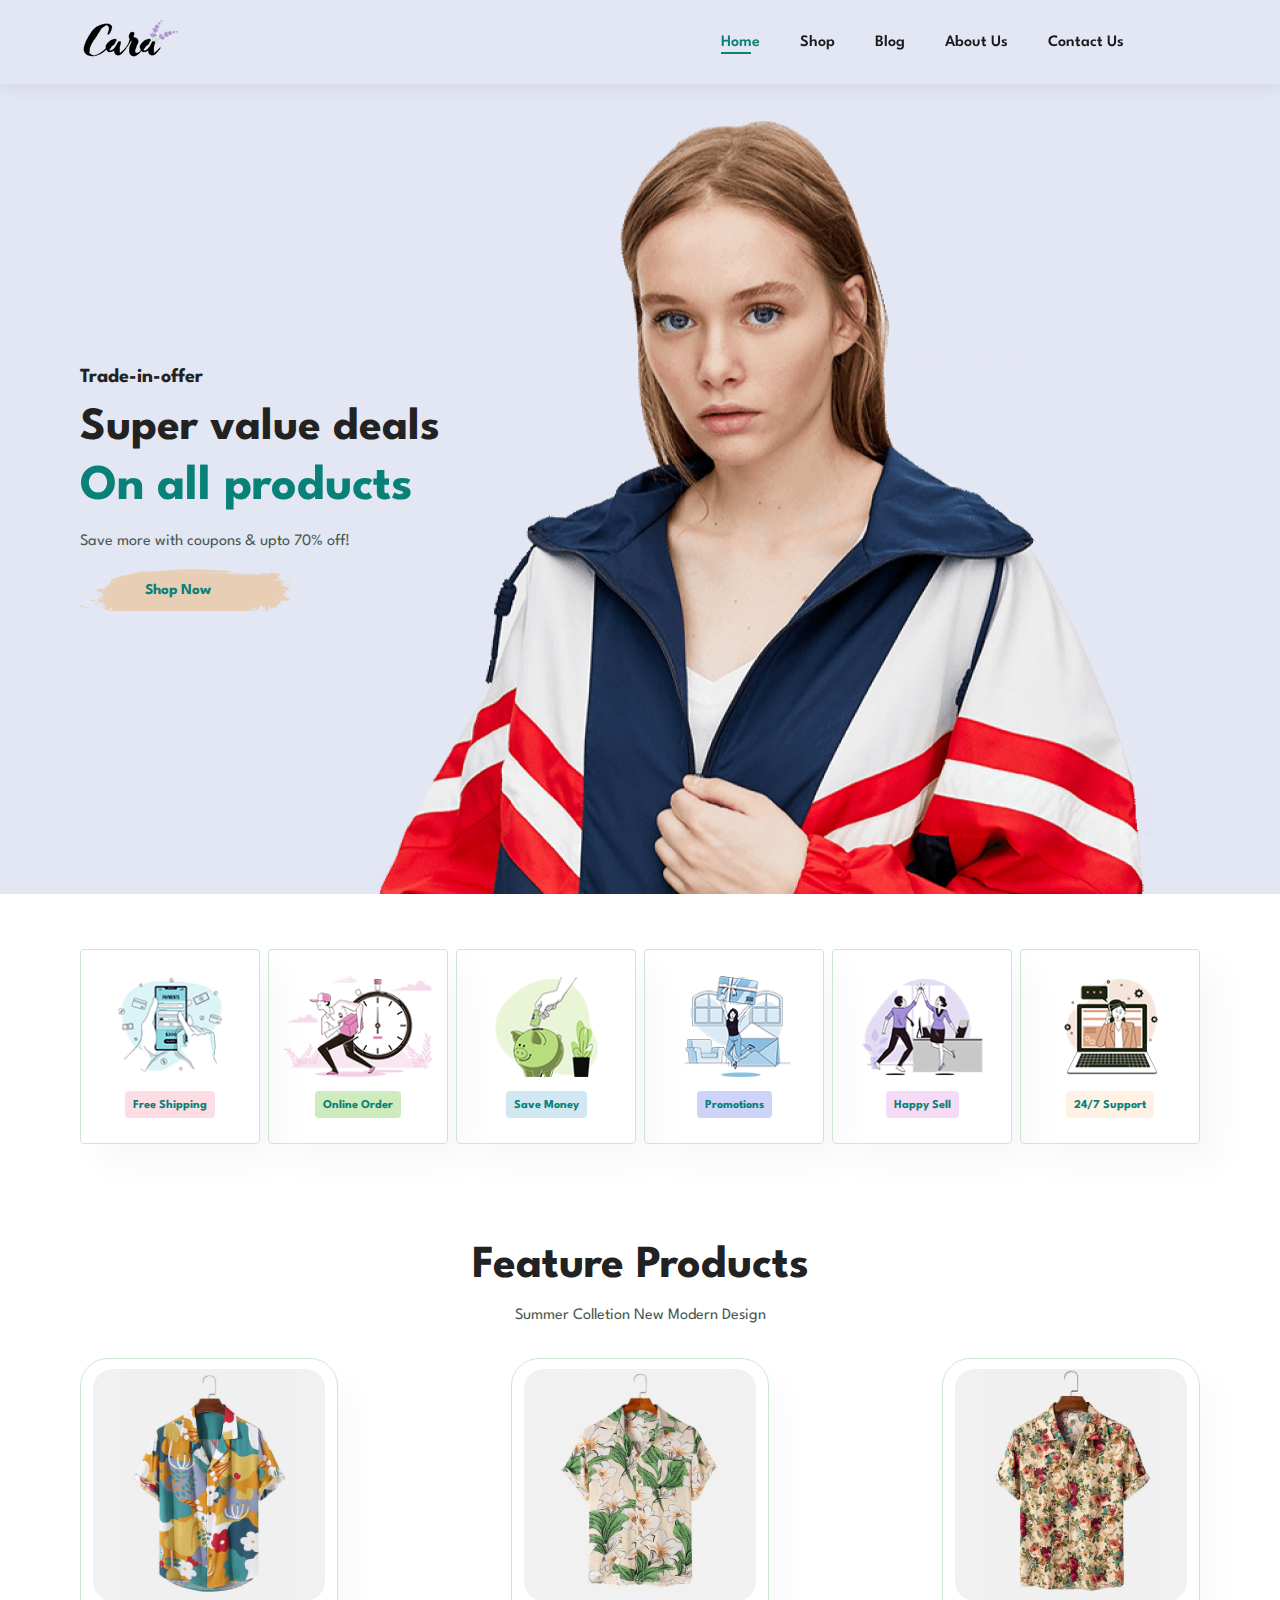
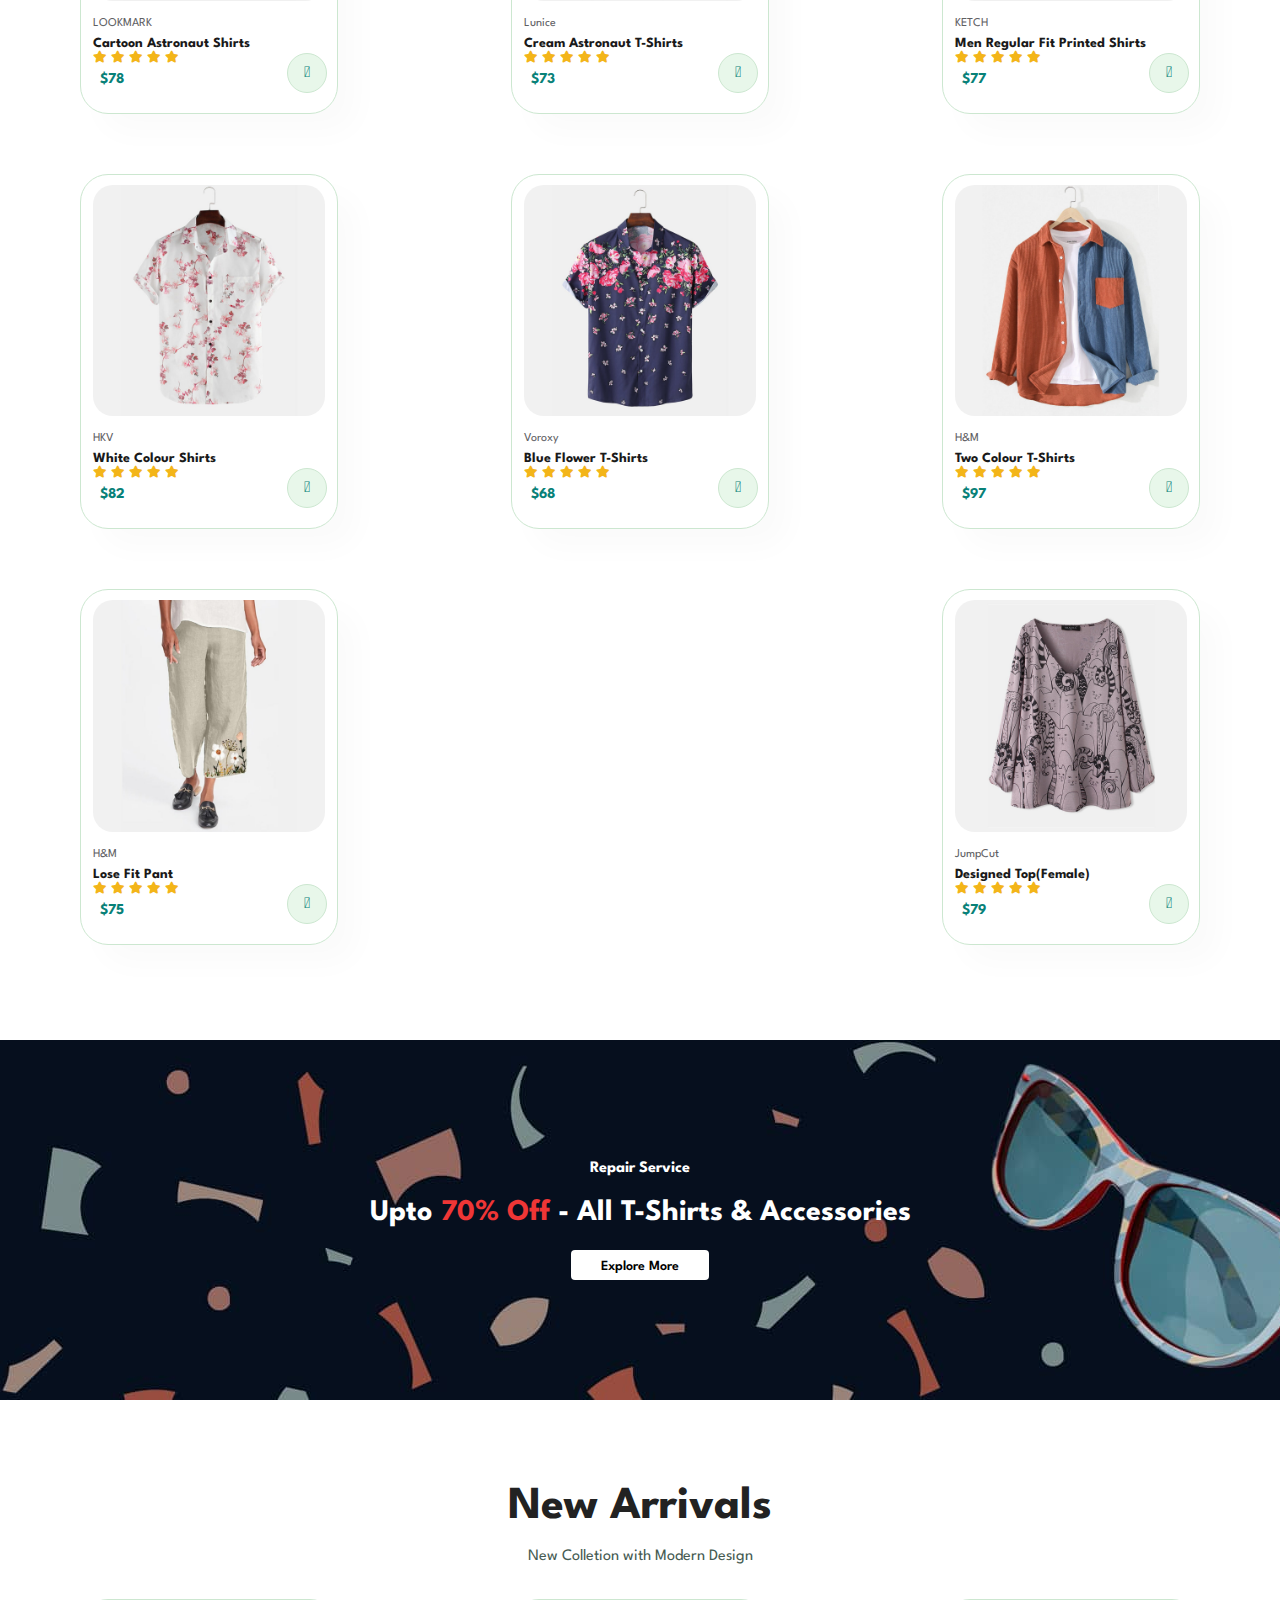
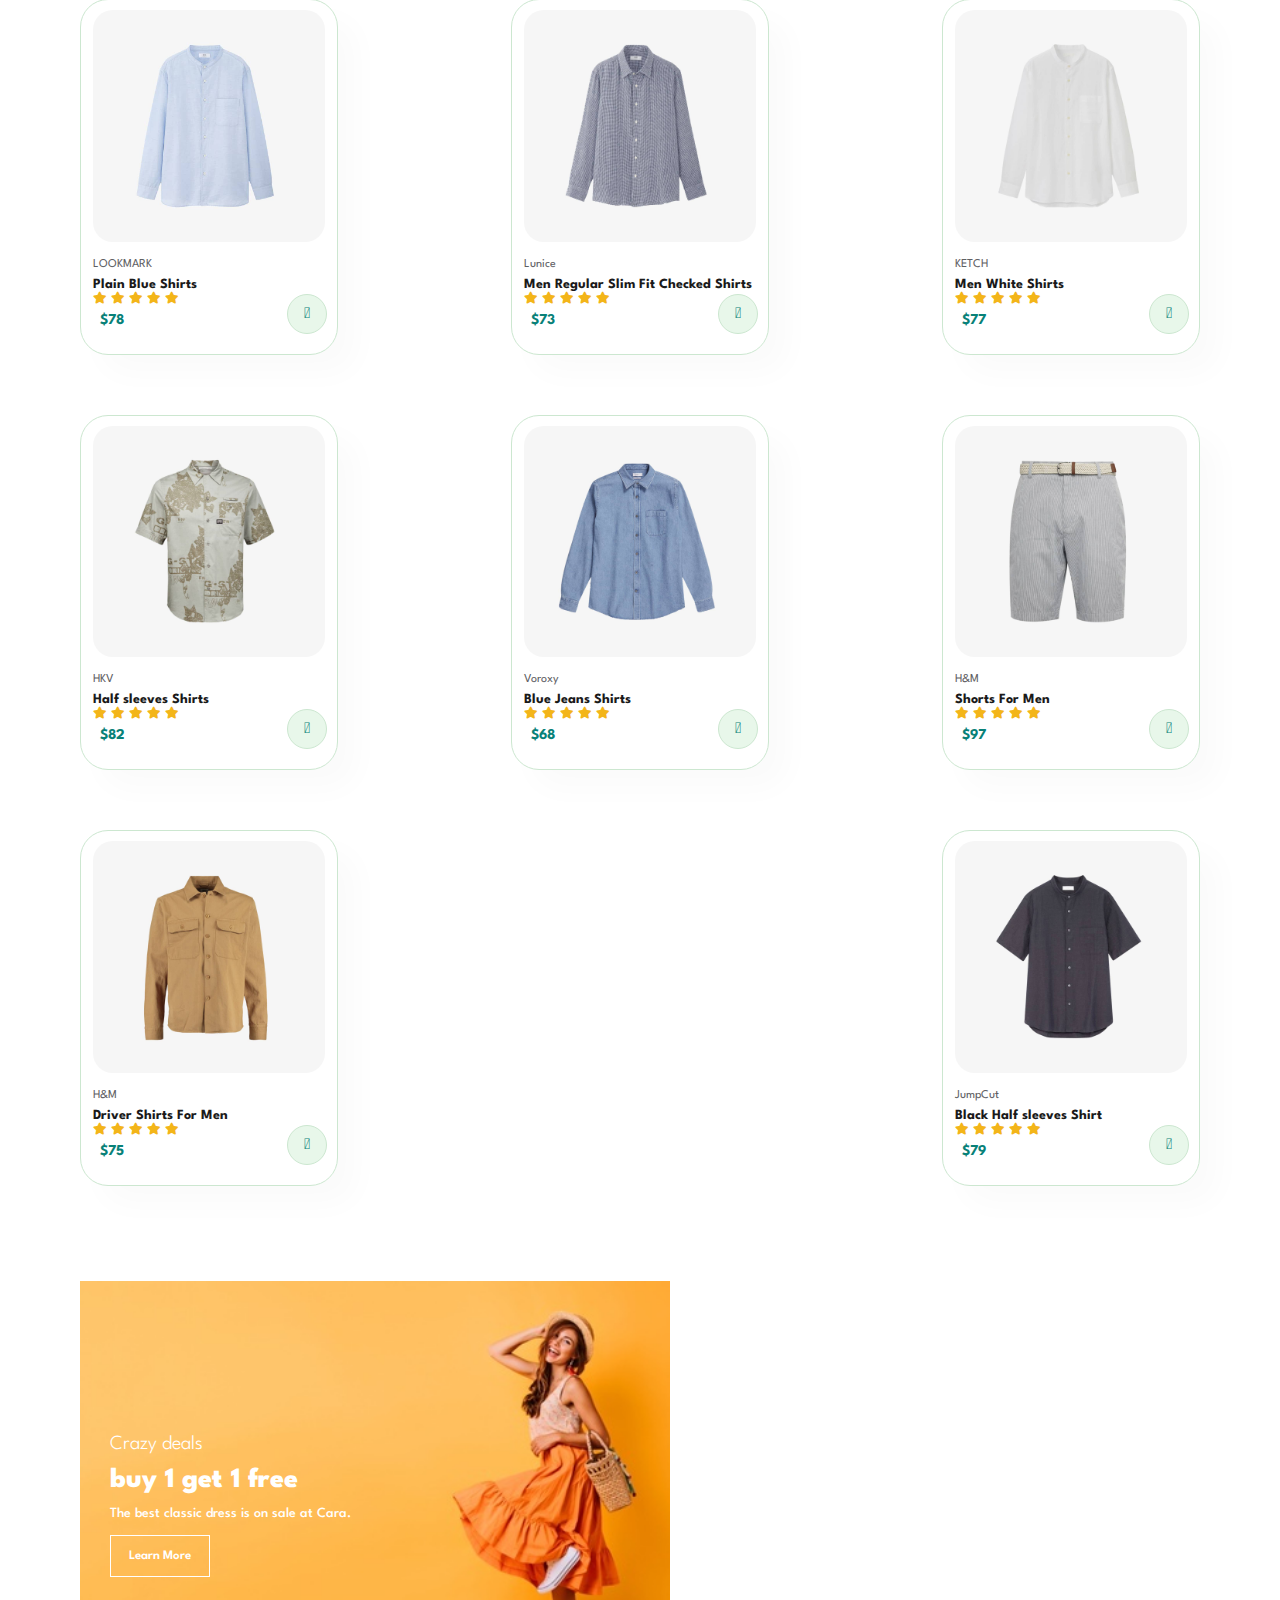
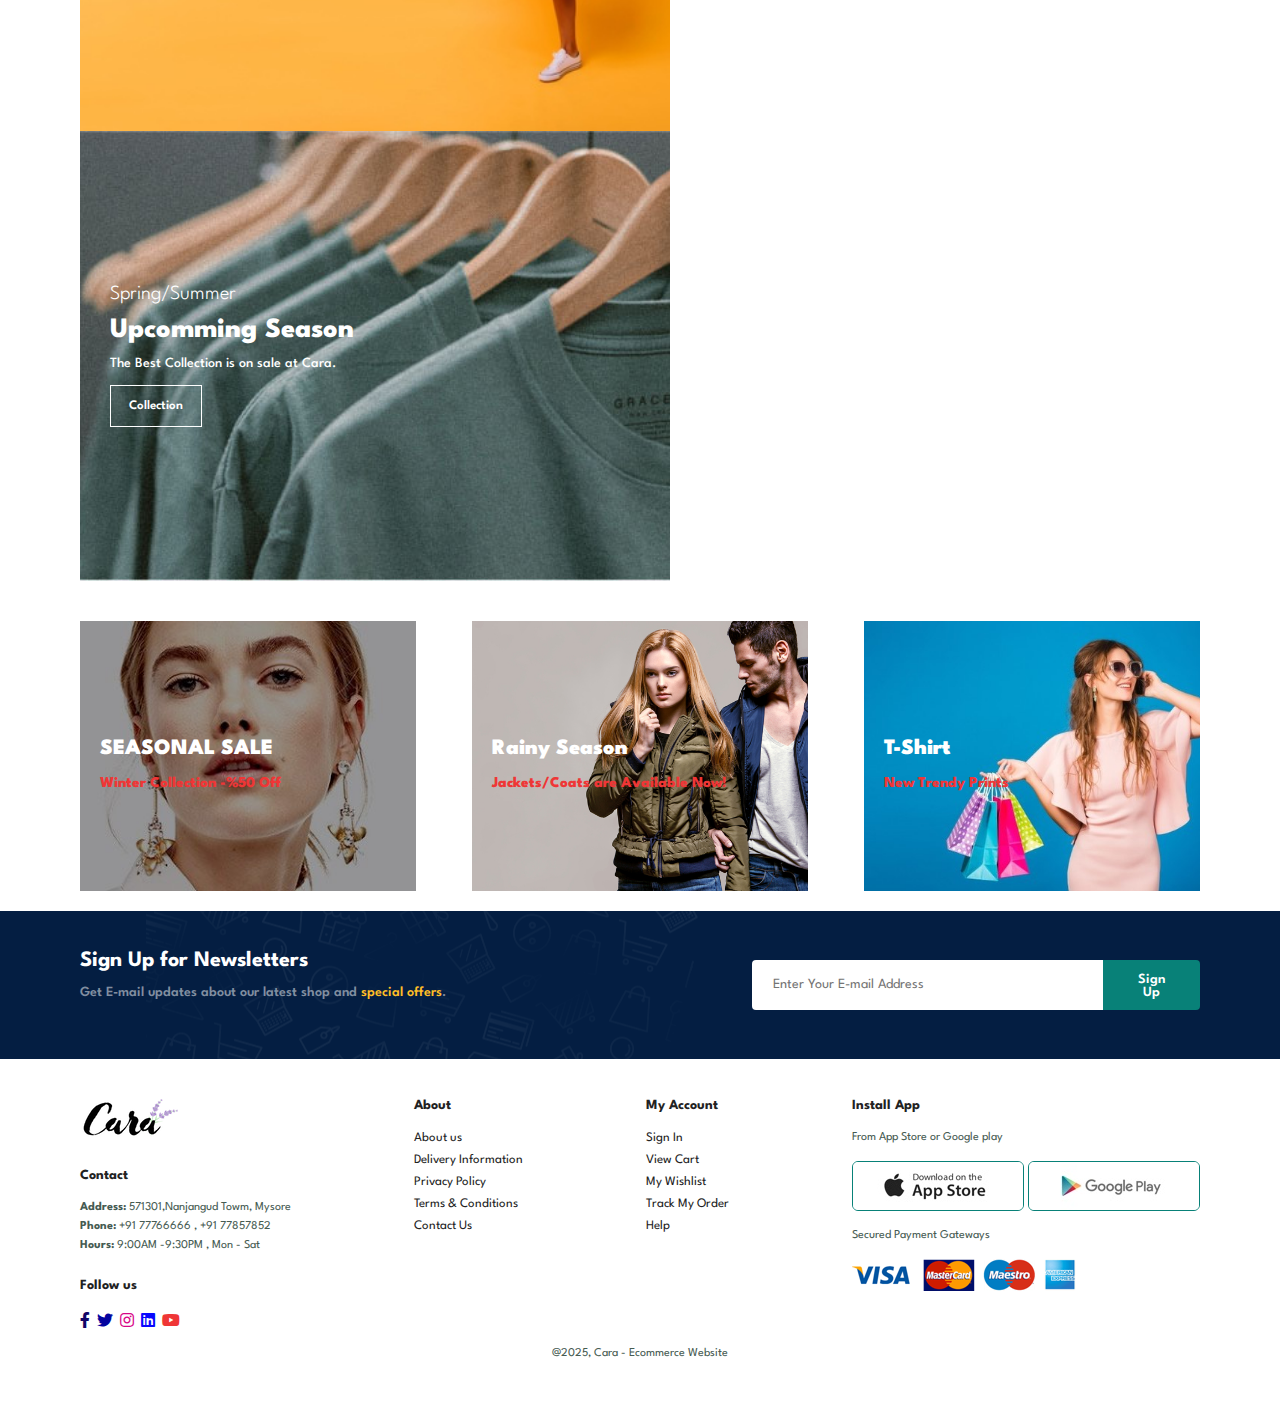
<file: index.html>
<!DOCTYPE html>
<html lang="en">
<head>
    <meta charset="UTF-8">
    <meta name="viewport" content="width=device-width, initial-scale=1.0">
    <title>Ecommerce-website</title>
    <link rel="stylesheet" href="https://pro.fontawesome.com/releases/v5.10.0/css/all.css" />
    <!-- <link rel="stylesheet" href="https://fonts.googleapis.com/css2?family=Material+Symbols+Outlined:opsz,wght,FILL,GRAD@24,400,0,0&icon_names=star_rate" />
    <link rel="stylesheet" href="https://fonts.googleapis.com/css2?family=Material+Symbols+Outlined:opsz,wght,FILL,GRAD@20,400,0,0&icon_names=add_shopping_cart" /> -->
    <link rel="stylesheet" href="style.css">
</head>

<body>
   <section id="header">
    <a href="#"><img src="img/logo.png" class="logo" alt="logo"></a>

    <div>
        <ul id="navbar">
            <li><a class="active" href="index.html">Home</a></li>
            <li><a href="shop.html">Shop</a></li>
            <li><a href="blog.html">Blog</a></li>
            <li><a href="about.html">About Us</a></li>
            <li><a href="contact.html">Contact Us</a></li>
            <li id="lg-bag"><a href="cart.html"><i class="far  fa-shopping-bag"></i></a></li>
            <a href="#" id="close"><i class="far fa-times"></i></a>
        </ul>
    </div>
    <div id="mobile">
        <a href="cart.html"><i class="far  fa-shopping-bag"></i></a>
        <i id="bar" class="fas fa-outdent"></i>
    </div>
   </section>
   <section id="hero">
    <h4>Trade-in-offer</h4>
    <h2>Super value deals</h2>
    <h1>On all products</h1>
    <p>Save more with coupons & upto 70% off!</p>
    <button>Shop Now</button>
   </section>
   <section id="feature" class="section-p1">
    <div class="fea-box">
        <img src="img/features/f1.png" alt="">
        <h6>Free Shipping</h6>
    </div>
    <div class="fea-box">
        <img src="img/features/f2.png" alt="">
        <h6>Online Order</h6>
    </div>
    <div class="fea-box">
        <img src="img/features/f3.png" alt="">
        <h6>Save Money</h6>
    </div>
    <div class="fea-box">
        <img src="img/features/f4.png" alt="">
        <h6> Promotions</h6>
    </div>
    <div class="fea-box">
        <img src="img/features/f5.png" alt="">
        <h6>Happy Sell </h6>
    </div>
    <div class="fea-box">
        <img src="img/features/f6.png" alt="">
        <h6> 24/7 Support </h6>
    </div>
   </section>
   <section id="product1" class="section-p1">
        <h2>Feature Products</h2>
        <p>Summer Colletion New Modern Design</p>
        <div class="prod-container">
            <div class="prod">
                <img src="img/products/f1.jpg" alt="">
                <div class="desc">
                    <span>LOOKMARK</span>
                    <h5>Cartoon Astronaut Shirts</h5>
                    <div class="star">
                       <i class="fas fa-star"></i>
                       <i class="fas fa-star"></i>
                       <i class="fas fa-star"></i>
                       <i class="fas fa-star"></i>
                       <i class="fas fa-star"></i>
                    </div>
                    <h4>$78</h4>
                </div>
                <a href="#"><i title="Add to cart" class="fal  fa-shopping-cart cart"></i></a>
            </div>
            <div class="prod">
                <img src="img/products/f2.jpg" alt="">
                <div class="desc">
                    <span>Lunice</span>
                    <h5>Cream Astronaut T-Shirts</h5>
                    <div class="star">
                       <i class="fas fa-star"></i>
                       <i class="fas fa-star"></i>
                       <i class="fas fa-star"></i>
                       <i class="fas fa-star"></i>
                       <i class="fas fa-star"></i>
                    </div>
                    <h4>$73</h4>
                </div>
                <a href="#"><i title="Add to cart" class="fal  fa-shopping-cart cart"></i></a>
            </div>
            <div class="prod">
                <img src="img/products/f3.jpg" alt="">
                <div class="desc">
                    <span>KETCH</span>
                    <h5>Men Regular Fit Printed Shirts</h5>
                    <div class="star">
                       <i class="fas fa-star"></i>
                       <i class="fas fa-star"></i>
                       <i class="fas fa-star"></i>
                       <i class="fas fa-star"></i>
                       <i class="fas fa-star"></i>
                    </div>
                    <h4>$77</h4>
                </div>
                <a href="#"><i title="Add to cart" class="fal  fa-shopping-cart cart"></i></a>
            </div>
            <div class="prod">
                <img src="img/products/f4.jpg" alt="">
                <div class="desc">
                    <span>HKV</span>
                    <h5>White Colour Shirts</h5>
                    <div class="star">
                       <i class="fas fa-star"></i>
                       <i class="fas fa-star"></i>
                       <i class="fas fa-star"></i>
                       <i class="fas fa-star"></i>
                       <i class="fas fa-star"></i>
                    </div>
                    <h4>$82</h4>
                </div>
                <a href="#"><i title="Add to cart" class="fal  fa-shopping-cart cart"></i></a>
            </div>
            <div class="prod">
                <img src="img/products/f5.jpg" alt="">
                <div class="desc">
                    <span>Voroxy</span>
                    <h5>Blue Flower T-Shirts</h5>
                    <div class="star">
                       <i class="fas fa-star"></i>
                       <i class="fas fa-star"></i>
                       <i class="fas fa-star"></i>
                       <i class="fas fa-star"></i>
                       <i class="fas fa-star"></i>
                    </div>
                    <h4>$68</h4>
                </div>
                <a href="#"><i title="Add to cart" class="fal  fa-shopping-cart cart"></i></a>
            </div>
            <div class="prod">
                <img src="img/products/f6.jpg" alt="">
                <div class="desc">
                    <span>H&M</span>
                    <h5>Two Colour T-Shirts</h5>
                    <div class="star">
                       <i class="fas fa-star"></i>
                       <i class="fas fa-star"></i>
                       <i class="fas fa-star"></i>
                       <i class="fas fa-star"></i>
                       <i class="fas fa-star"></i>
                    </div>
                    <h4>$97</h4>
                </div>
                <a href="#"><i title="Add to cart" class="fal  fa-shopping-cart cart"></i></a>
            </div>
            <div class="prod">
                <img src="img/products/f7.jpg" alt="">
                <div class="desc">
                    <span>H&M</span>
                    <h5>Lose Fit Pant</h5>
                    <div class="star">
                       <i class="fas fa-star"></i>
                       <i class="fas fa-star"></i>
                       <i class="fas fa-star"></i>
                       <i class="fas fa-star"></i>
                       <i class="fas fa-star"></i>
                    </div>
                    <h4>$75</h4>
                </div>
                <a href="#"><i title="Add to cart" class="fal  fa-shopping-cart cart"></i></a>
            </div>
            <div class="prod">
                <img src="img/products/f8.jpg" alt="">
                <div class="desc">
                    <span>JumpCut</span>
                    <h5>Designed Top(Female)</h5>
                    <div class="star">
                       <i class="fas fa-star"></i>
                       <i class="fas fa-star"></i>
                       <i class="fas fa-star"></i>
                       <i class="fas fa-star"></i>
                       <i class="fas fa-star"></i>
                    </div>
                    <h4>$79</h4>
                </div>
                <a href="#"><i title="Add to cart" class="fal  fa-shopping-cart cart"></i></a>
            </div>
        </div>
   </section>
   <section id="banner" class="section-m1">
    <h4>Repair Service</h4>
    <h2>Upto <span>70% Off</span> - All T-Shirts & Accessories</h2>
    <button class="normal" title="Click this button to explore more.">Explore More</button>
   </section>
   <section id="product1" class="section-p1">
    <h2>New Arrivals</h2>
    <p>New Colletion with Modern Design</p>
    <div class="prod-container">
        <div class="prod">
            <img src="img/products/n1.jpg" alt="">
            <div class="desc">
                <span>LOOKMARK</span>
                <h5>Plain Blue Shirts</h5>
                <div class="star">
                   <i class="fas fa-star"></i>
                   <i class="fas fa-star"></i>
                   <i class="fas fa-star"></i>
                   <i class="fas fa-star"></i>
                   <i class="fas fa-star"></i>
                </div>
                <h4>$78</h4>
            </div>
            <a href="#"><i title="Add to cart" class="fal  fa-shopping-cart cart"></i></a>
        </div>
        <div class="prod">
            <img src="img/products/n2.jpg" alt="">
            <div class="desc">
                <span>Lunice</span>
                <h5>Men Regular Slim Fit Checked Shirts</h5>
                <div class="star">
                   <i class="fas fa-star"></i>
                   <i class="fas fa-star"></i>
                   <i class="fas fa-star"></i>
                   <i class="fas fa-star"></i>
                   <i class="fas fa-star"></i>
                </div>
                <h4>$73</h4>
            </div>
            <a href="#"><i title="Add to cart" class="fal  fa-shopping-cart cart"></i></a>
        </div>
        <div class="prod">
            <img src="img/products/n3.jpg" alt="">
            <div class="desc">
                <span>KETCH</span>
                <h5>Men White Shirts</h5>
                <div class="star">
                   <i class="fas fa-star"></i>
                   <i class="fas fa-star"></i>
                   <i class="fas fa-star"></i>
                   <i class="fas fa-star"></i>
                   <i class="fas fa-star"></i>
                </div>
                <h4>$77</h4>
            </div>
            <a href="#"><i title="Add to cart" class="fal  fa-shopping-cart cart"></i></a>
        </div>
        <div class="prod">
            <img src="img/products/n4.jpg" alt="">
            <div class="desc">
                <span>HKV</span>
                <h5>Half sleeves Shirts</h5>
                <div class="star">
                   <i class="fas fa-star"></i>
                   <i class="fas fa-star"></i>
                   <i class="fas fa-star"></i>
                   <i class="fas fa-star"></i>
                   <i class="fas fa-star"></i>
                </div>
                <h4>$82</h4>
            </div>
            <a href="#"><i title="Add to cart" class="fal  fa-shopping-cart cart"></i></a>
        </div>
        <div class="prod">
            <img src="img/products/n5.jpg" alt="">
            <div class="desc">
                <span>Voroxy</span>
                <h5>Blue Jeans Shirts</h5>
                <div class="star">
                   <i class="fas fa-star"></i>
                   <i class="fas fa-star"></i>
                   <i class="fas fa-star"></i>
                   <i class="fas fa-star"></i>
                   <i class="fas fa-star"></i>
                </div>
                <h4>$68</h4>
            </div>
            <a href="#"><i title="Add to cart" class="fal  fa-shopping-cart cart"></i></a>
        </div>
        <div class="prod">
            <img src="img/products/n6.jpg" alt="">
            <div class="desc">
                <span>H&M</span>
                <h5>Shorts For Men</h5>
                <div class="star">
                   <i class="fas fa-star"></i>
                   <i class="fas fa-star"></i>
                   <i class="fas fa-star"></i>
                   <i class="fas fa-star"></i>
                   <i class="fas fa-star"></i>
                </div>
                <h4>$97</h4>
            </div>
            <a href="#"><i title="Add to cart" class="fal  fa-shopping-cart cart"></i></a>
        </div>
        <div class="prod">
            <img src="img/products/n7.jpg" alt="">
            <div class="desc">
                <span>H&M</span>
                <h5>Driver Shirts For Men</h5>
                <div class="star">
                   <i class="fas fa-star"></i>
                   <i class="fas fa-star"></i>
                   <i class="fas fa-star"></i>
                   <i class="fas fa-star"></i>
                   <i class="fas fa-star"></i>
                </div>
                <h4>$75</h4>
            </div>
            <a href="#"><i title="Add to cart" class="fal  fa-shopping-cart cart"></i></a>
        </div>
        <div class="prod">
            <img src="img/products/n8.jpg" alt="">
            <div class="desc">
                <span>JumpCut</span>
                <h5>Black Half sleeves Shirt</h5>
                <div class="star">
                   <i class="fas fa-star"></i>
                   <i class="fas fa-star"></i>
                   <i class="fas fa-star"></i>
                   <i class="fas fa-star"></i>
                   <i class="fas fa-star"></i>
                </div>
                <h4>$79</h4>
            </div>
            <a href="#"><i title="Add to cart" class="fal  fa-shopping-cart cart"></i></a>
        </div>
    </div>
    </section>
    <section id="sm-banner" class="section-p1">
        <div class="banner-box">
            <h4>Crazy deals</h4>
            <h2>buy 1 get 1 free</h2>
            <span>The best classic dress is on sale at Cara.</span>
            <button class="white">Learn More</button>
        </div>
        <div class="banner-box banner-box2">
            <h4>Spring/Summer</h4>
            <h2>Upcomming Season</h2>
            <span>The Best Collection is on sale at Cara.</span>
            <button class="white">Collection</button>
        </div>
    </section>
    <section id="banner3">
        <div class="banner-box">
            <h2>SEASONAL SALE</h2>
            <h3>Winter Collection -%50 Off</h3>
        </div>
        <div class="banner-box banner-box2">
            <h2>Rainy Season</h2>
            <h3>Jackets/Coats are Available Now!</h3>
        </div>
        <div class="banner-box banner-box3">
            <h2>T-Shirt</h2>
            <h3>New Trendy Prints</h3>
        </div>
    </section>
    <section id="newsletter" class="section-p1" class="section-m1">
        <div class="newstext">
            <h4>Sign Up for Newsletters</h4>
            <p>Get E-mail updates about our latest shop and <span> special offers</span>.</p>
        </div>
        <div class="form">
            <input type="text" placeholder="Enter Your E-mail Address">
            <button class="normal">Sign Up</button>
        </div>
    </section>
    <footer class="section-p1">
        <div class="col">
            <img class="logo" src="img/logo.png" alt="">
            <h4>Contact</h4>
            <p><strong>Address:</strong> 571301,Nanjangud Towm, Mysore</p>
            <p><strong>Phone:</strong> +91 77766666 , +91 77857852</p>
            <p><strong>Hours:</strong> 9:00AM -9:30PM , Mon - Sat</p>
            <div class="follow">
                <h4>Follow us</h4>
                <div class="follow1">
                    <div class="icon">
                        <i class="fab fa-facebook-f"></i>
                    </div>
                    <div class="icon">
                        <i class="fab fa-twitter"></i>
                    </div>
                    <div class="icon">
                        <i class="fab fa-instagram"></i>
                    </div>
                    <div class="icon">
                        <i class="fab fa-linkedin"></i>
                    </div>
                    <div class="icon">
                        <i class="fab fa-youtube"></i>
                    </div>
                </div>
            </div>
        </div>
        <div class="col">
            <h4>About</h4>
            <a href="#">About us</a>
            <a href="#">Delivery Information</a>
            <a href="#">Privacy Policy</a>
            <a href="#">Terms & Conditions</a>
            <a href="#">Contact Us</a>
        </div>
        <div class="col">
            <h4>My Account</h4>
            <a href="#">Sign In</a>
            <a href="#">View Cart</a>
            <a href="#">My Wishlist</a>
            <a href="#">Track My Order</a>
            <a href="#">Help</a>
        </div>
        <div class="col install">
            <h4>Install App</h4>
            <p>From App Store or Google play</p>
            <div class="row">
                <img src="img/pay/app.jpg" alt="">
                <img src="img/pay/play.jpg" alt="">
            </div>
            <p>Secured Payment Gateways</p>
            <img src="img/pay/pay.png" alt="">
        </div>
        <div class="copyright">
            <p>@2025, Cara - Ecommerce Website</p>
        </div>
    </footer>

    <script src="script.js"></script>
</body>
</html>
</file>
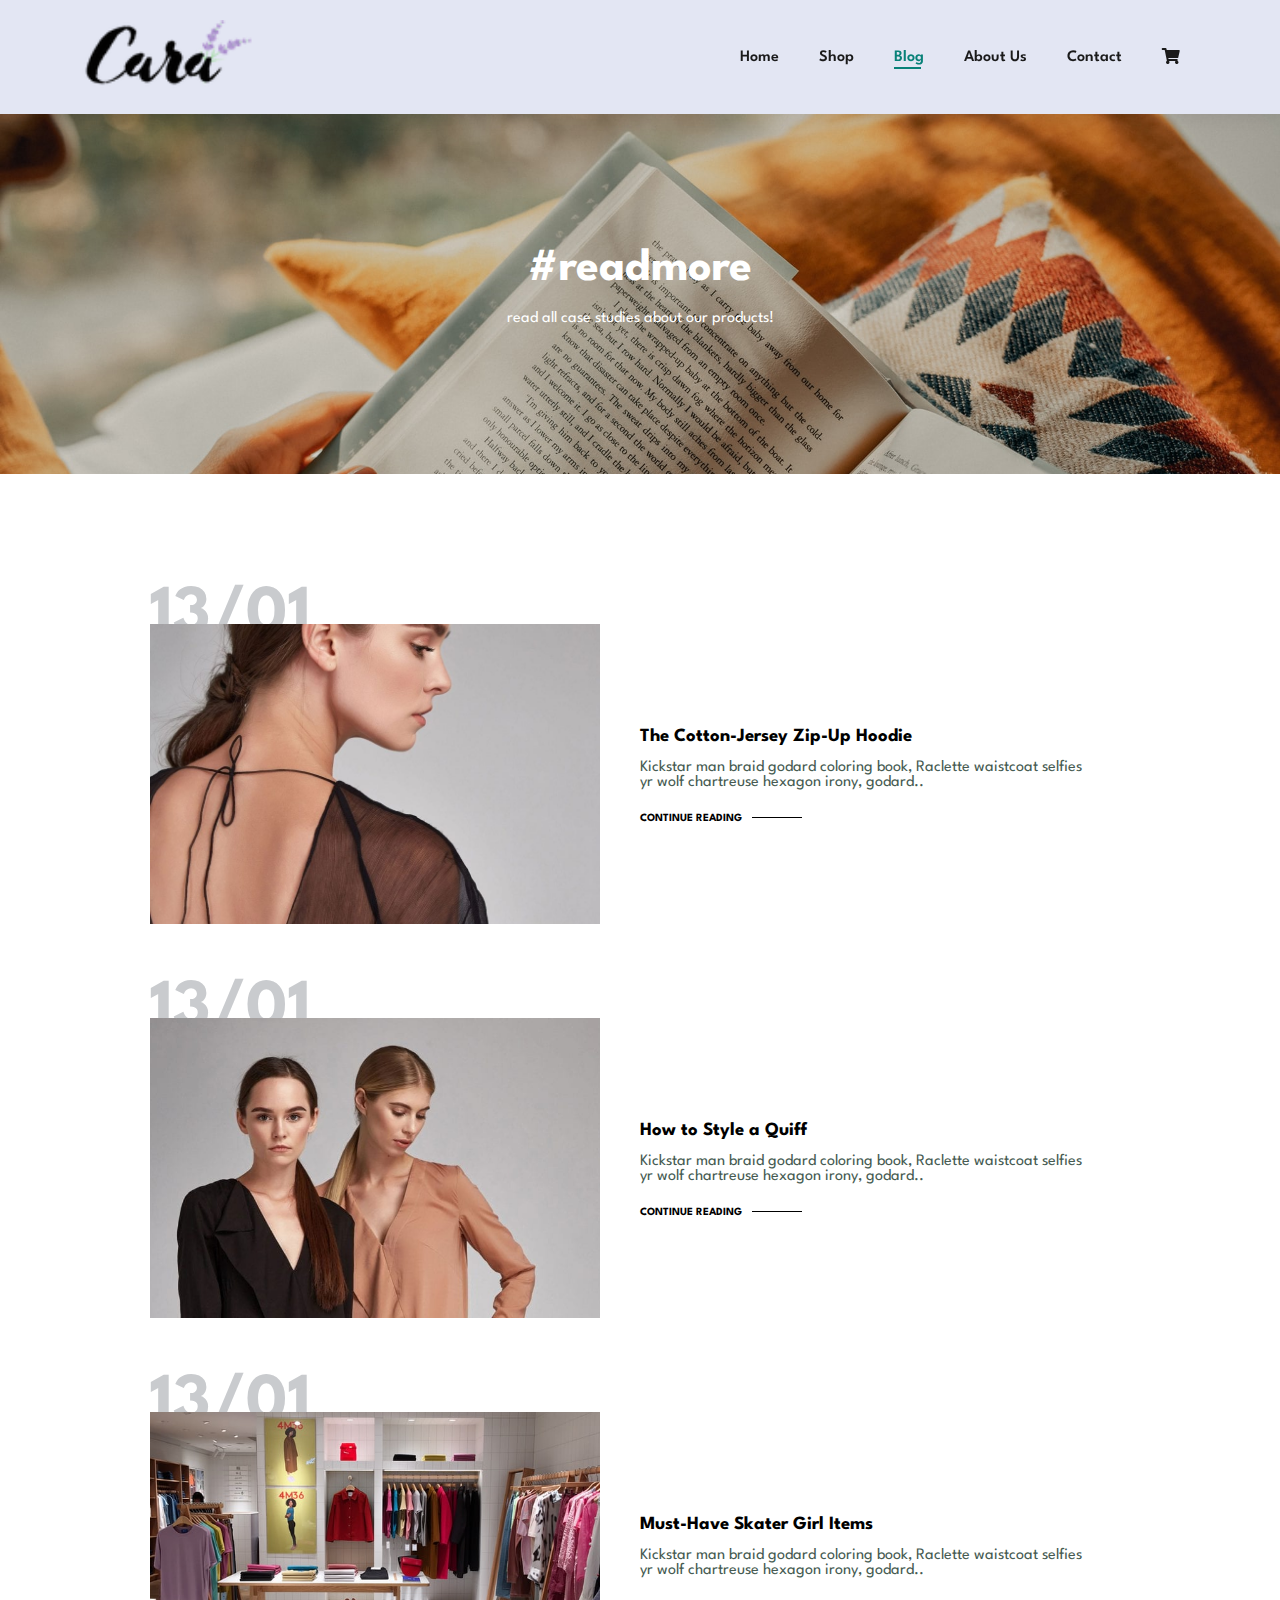
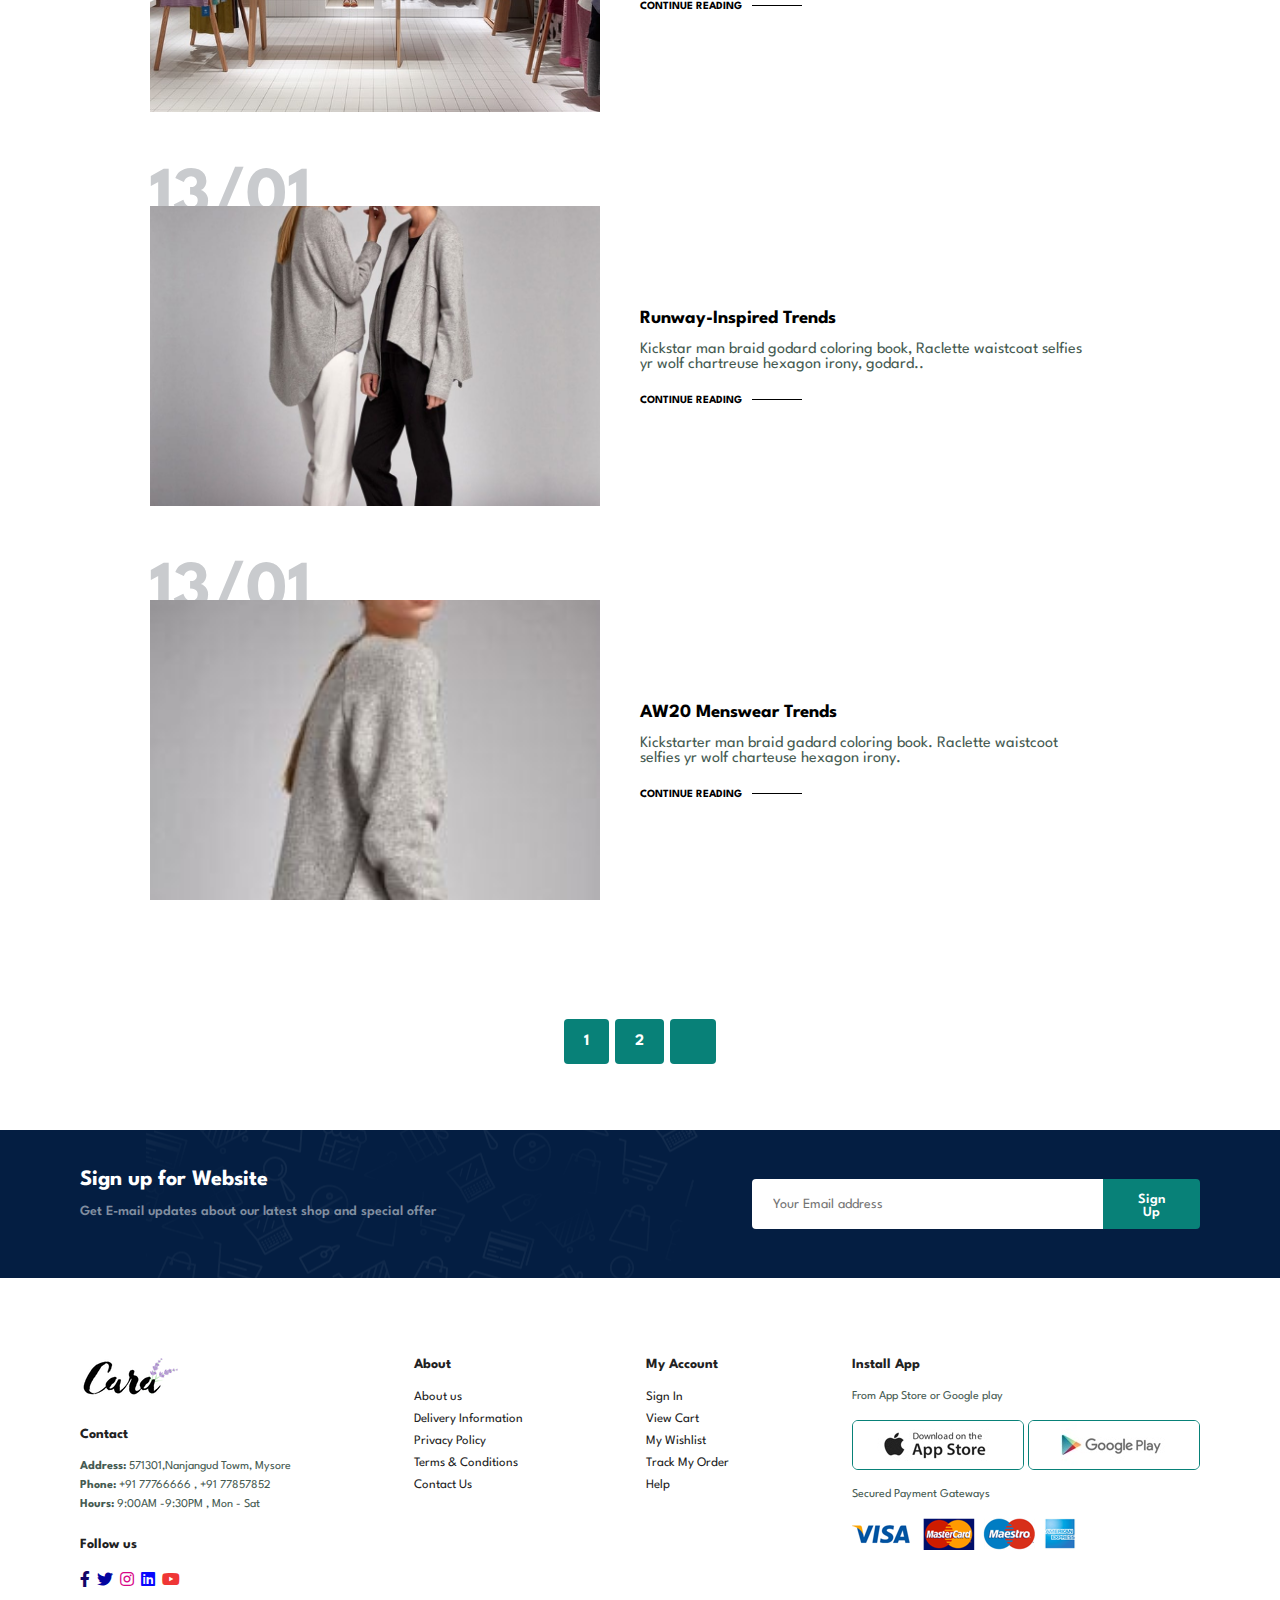
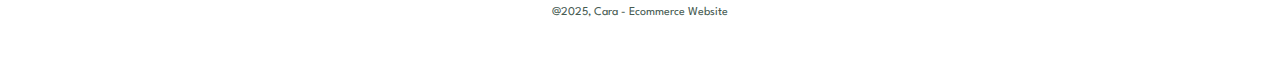
<file: blog.html>
<!DOCTYPE html>
<html lang="en">
  <head>
    <meta charset="UTF-8" />
    <meta http-equiv="X-UA-Compatible" content="IE=edge" />
    <meta name="viewport" content="width=device-width, initial-scale=1.0" />
    <title>Tech2etc Ecommerce Tutorial</title>
    <link
      rel="stylesheet"
      href="https://pro.fontawesome.com/releases/v5.10.0/css/all.css"
    />

    <link rel="stylesheet" href="style.css" />
  </head>

  <body>
    <section id="header">
      <!--to add logo src be img/logo.png-->
      <a href="#"><img src="img/logo.png" class="logo" alt="" height="70" /></a>

      <div>
        <ul id="navbar">
          <li><a href="index.html">Home</a></li>
          <li><a href="shop.html">Shop</a></li>
          <li><a class="active" href="blog.html">Blog</a></li>
          <li><a href="about.html">About Us</a></li>
          <li><a href="contact.html">Contact</a></li>
          <li id="lg-bag">
            <a href="cart.html"><i class="fas fa-shopping-cart"></i></a>
          </li>
          <a href="#" id="close"><i class="far fa-times"></i></a>
        </ul>
      </div>
      <div id="mobile">
        <a href="cart.html"><i class="fas fa-shopping-cart"></i></a>
        <i id="bar" class="fas fa-outdent"></i>
        </div>
    </section>

    <section id="page-header" class="blog-header">
    
      <h2>#readmore</h2>
     
      <p>read all case studies about our products!</p>
      
    </section>

    <section id="blog">
        <div class="blog-box">
            <div class="blog-img">
                <img src="img/blog/b1.jpg" alt="">
            </div>
            <div class="blog-details">
            <h3>The Cotton-Jersey Zip-Up Hoodie</h3>
            <p>Kickstar man braid godard coloring book, Raclette waistcoat selfies yr wolf chartreuse hexagon irony, godard..</p>
            <a href="#">CONTINUE READING</a>
        </div>
        <h1>13/01</h1>
        </div>

        <div class="blog-box">
            <div class="blog-img">
                <img src="img/blog/b2.jpg" alt="">
            </div>
            <div class="blog-details">
            <h3>How to Style a Quiff</h3>
            <p>Kickstar man braid godard coloring book, Raclette waistcoat selfies yr wolf chartreuse hexagon irony, godard..</p>
            <a href="#">CONTINUE READING</a>
        </div>
        <h1>13/01</h1>
        </div>

        <div class="blog-box">
            <div class="blog-img">
                <img src="img/blog/b3.jpg" alt="">
            </div>
            <div class="blog-details">
            <h3>Must-Have Skater Girl Items</h3>
            <p>Kickstar man braid godard coloring book, Raclette waistcoat selfies yr wolf chartreuse hexagon irony, godard..</p>
            <a href="#">CONTINUE READING</a>
        </div>
        <h1>13/01</h1>
        </div>

        <div class="blog-box">
            <div class="blog-img">
                <img src="img/blog/b4.jpg" alt="">
            </div>
            <div class="blog-details">
            <h3>Runway-Inspired Trends</h3>
            <p>Kickstar man braid godard coloring book, Raclette waistcoat selfies yr wolf chartreuse hexagon irony, godard..</p>
            <a href="#">CONTINUE READING</a>
        </div>
        <h1>13/01</h1>
        </div>

        <div class="blog-box">
            <div class="blog-img">
                <img src="img/blog/b5.jpg" alt="">
            </div>
            <div class="blog-details">
            <h3>AW20 Menswear Trends</h3>
            <p>Kickstarter man braid gadard coloring book. Raclette waistcoot selfies yr wolf charteuse hexagon irony.</p>
            <a href="#">CONTINUE READING</a>
        </div>
        <h1>13/01</h1>
        </div>

    </section>

    <section id="pagination" class="section-p1">
        <a href="#">1</a>
        <a href="#">2</a>
        <a href="#"><i class="fal fa-long-arrow-alt-right"></i></a>
    </section>

    <section id="newsletter" class="section-p1 section-m1">
      <div class="newstext">
        <h4>Sign up for Website</h4>
        <p>Get E-mail updates about our latest shop and special offer </p>
      </div>
      <div class="form">
        <input type="text" placeholder="Your Email address">
        <button class="normal">Sign Up</button>
      </div>
    </section>

    <footer class="section-p1">
        <div class="col">
            <img class="logo" src="img/logo.png" alt="">
            <h4>Contact</h4>
            <p><strong>Address:</strong> 571301,Nanjangud Towm, Mysore</p>
            <p><strong>Phone:</strong> +91 77766666 , +91 77857852</p>
            <p><strong>Hours:</strong> 9:00AM -9:30PM , Mon - Sat</p>
            <div class="follow">
                <h4>Follow us</h4>
                <div class="follow1">
                    <div class="icon">
                        <i class="fab fa-facebook-f"></i>
                    </div>
                    <div class="icon">
                        <i class="fab fa-twitter"></i>
                    </div>
                    <div class="icon">
                        <i class="fab fa-instagram"></i>
                    </div>
                    <div class="icon">
                        <i class="fab fa-linkedin"></i>
                    </div>
                    <div class="icon">
                        <i class="fab fa-youtube"></i>
                    </div>
                </div>
            </div>
        </div>
        <div class="col">
            <h4>About</h4>
            <a href="#">About us</a>
            <a href="#">Delivery Information</a>
            <a href="#">Privacy Policy</a>
            <a href="#">Terms & Conditions</a>
            <a href="#">Contact Us</a>
        </div>
        <div class="col">
            <h4>My Account</h4>
            <a href="#">Sign In</a>
            <a href="#">View Cart</a>
            <a href="#">My Wishlist</a>
            <a href="#">Track My Order</a>
            <a href="#">Help</a>
        </div>
        <div class="col install">
            <h4>Install App</h4>
            <p>From App Store or Google play</p>
            <div class="row">
                <img src="img/pay/app.jpg" alt="">
                <img src="img/pay/play.jpg" alt="">
            </div>
            <p>Secured Payment Gateways</p>
            <img src="img/pay/pay.png" alt="">
        </div>
        <div class="copyright">
            <p>@2025, Cara - Ecommerce Website</p>
        </div>
    </footer>
    
    <script src="script.js"></script>
  </body>
</html>
</file>
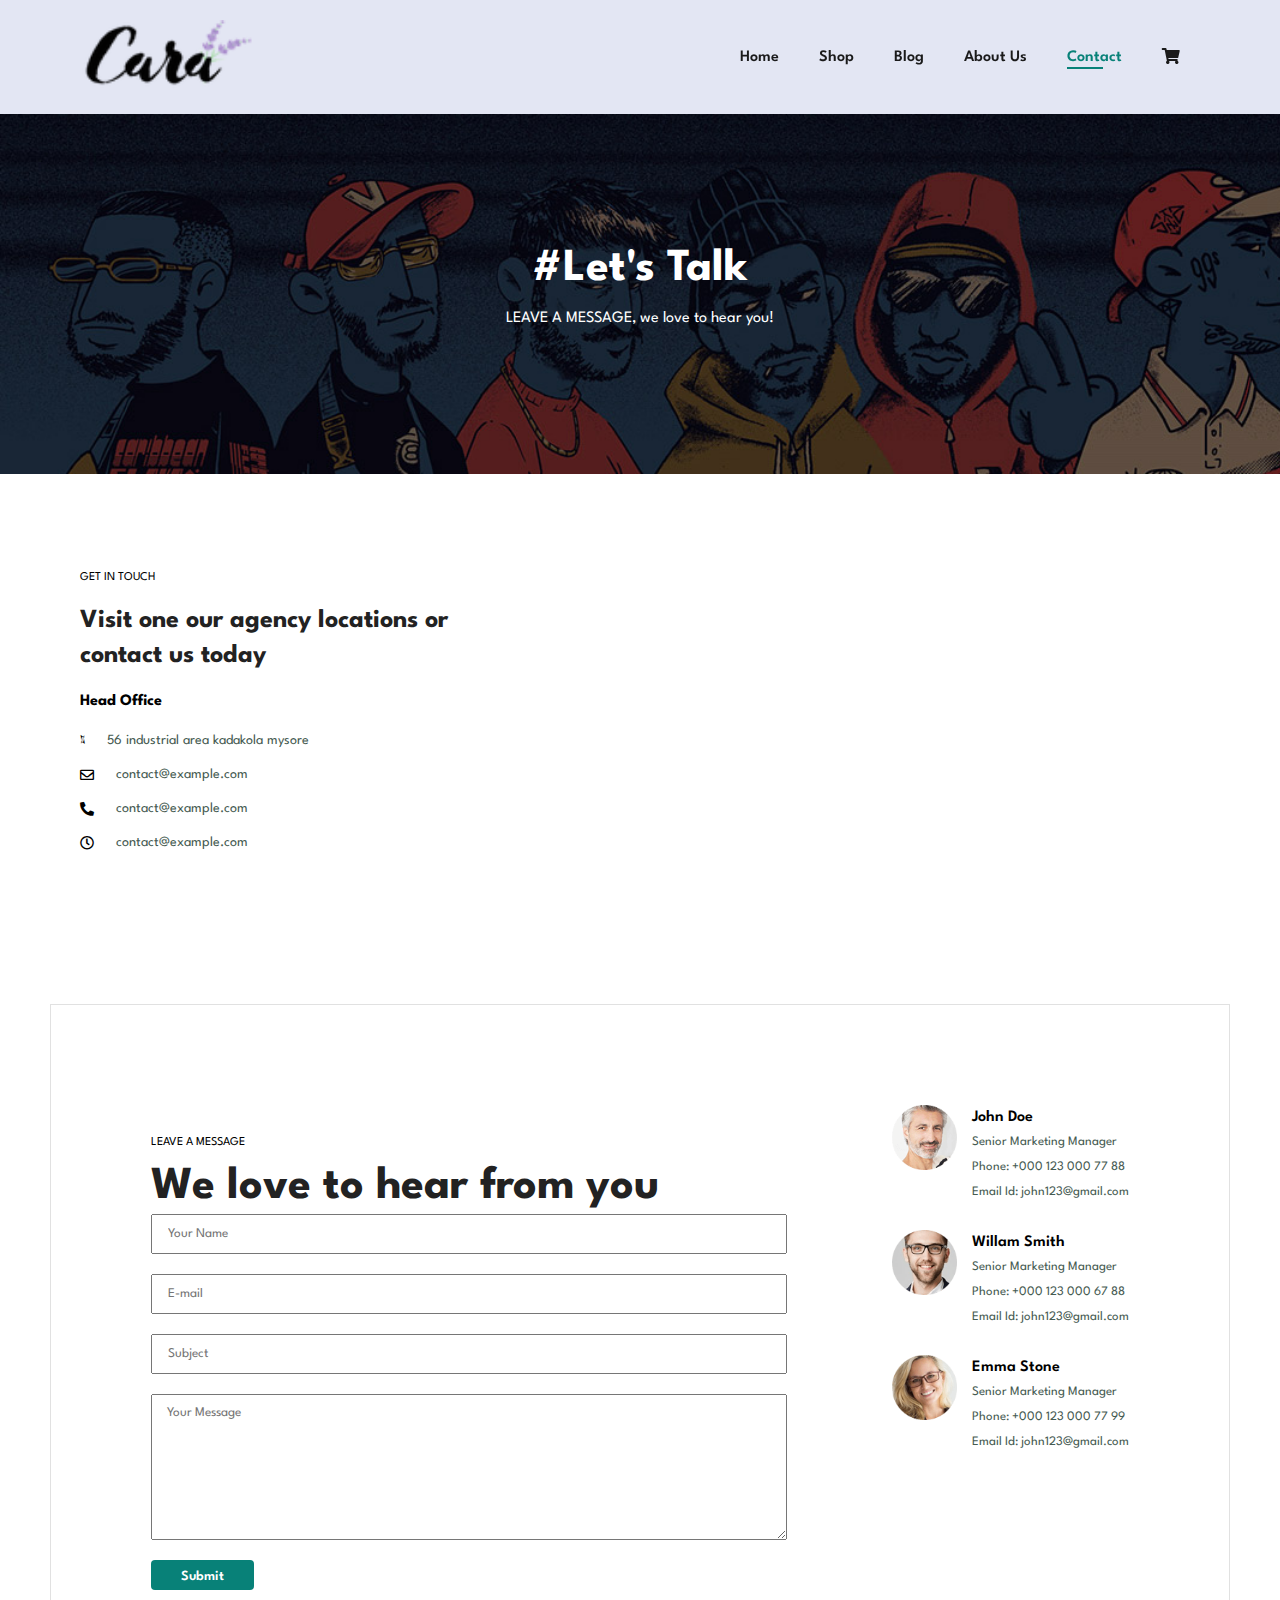
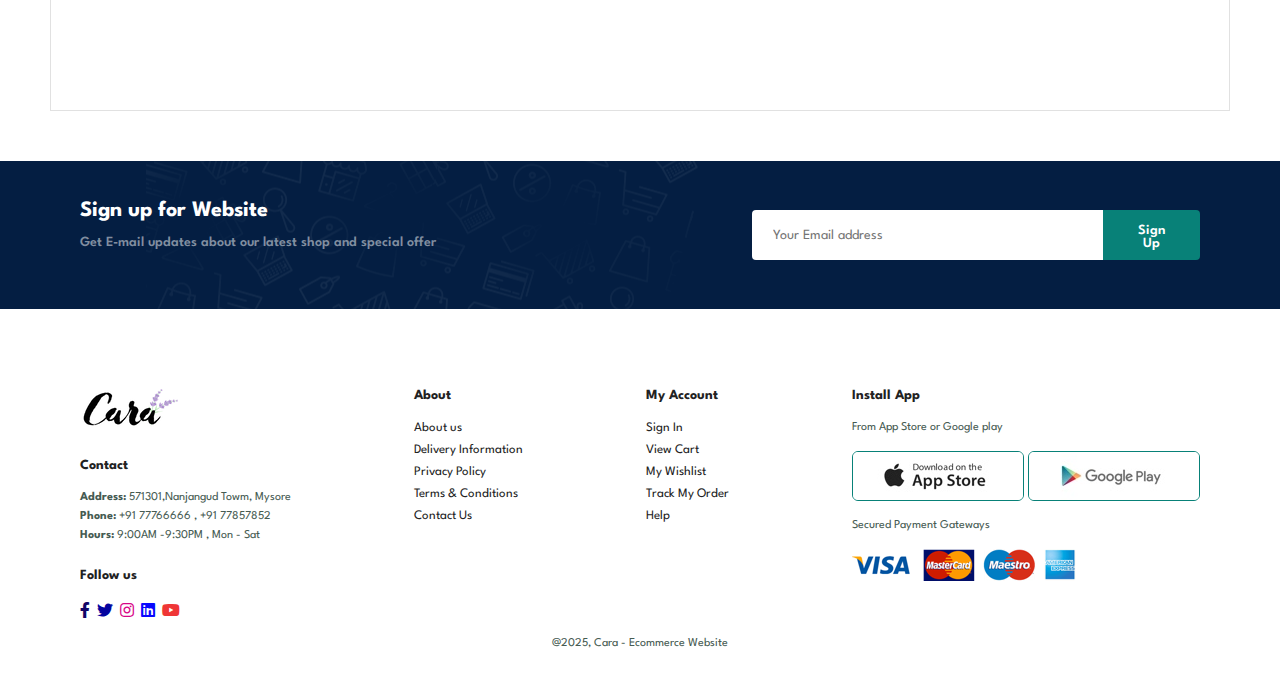
<file: contact.html>
<!DOCTYPE html>
<html lang="en">
  <head>
    <meta charset="UTF-8" />
    <meta http-equiv="X-UA-Compatible" content="IE=edge" />
    <meta name="viewport" content="width=device-width, initial-scale=1.0" />
    <title>Tech2etc Ecommerce Tutorial</title>
    <link
      rel="stylesheet"
      href="https://pro.fontawesome.com/releases/v5.10.0/css/all.css"
    />

    <link rel="stylesheet" href="style.css" />
  </head>

  <body>
    <section id="header">
      <!--to add logo src be img/logo.png-->
      <a href="#"><img src="img/logo.png" class="logo" alt="" height="70" /></a>

      <div>
        <ul id="navbar">
          <li><a href="index.html">Home</a></li>
          <li><a href="shop.html">Shop</a></li>
          <li><a  href="blog.html">Blog</a></li>
          <li><a href="about.html">About Us</a></li>
          <li><a class="active" href="contact.html">Contact</a></li>
          <li id="lg-bag">
            <a href="cart.html"><i class="fas fa-shopping-cart"></i></a>
          </li>
          <a href="#" id="close"><i class="far fa-times"></i></a>
        </ul>
      </div>
      <div id="mobile">
        <a href="cart.html"><i class="fas fa-shopping-cart"></i></a>
        <i id="bar" class="fas fa-outdent"></i>
        </div>
    </section>

    <section id="page-header" class="about-header">
    
      <h2>#Let's Talk</h2>
      <p>LEAVE A MESSAGE, we love to hear you!</p>
      
    </section>

    <section id="contact-details" class="section-p1">
        <div class="details">
            <span>GET IN TOUCH</span>
            <h2>Visit one our agency locations or contact us today</h2>
            <h3>Head Office</h3>
        <div>
        <li>
            <i class="fal fa-map"></i>
            <p>56 industrial area kadakola mysore</p>
        </li>
        <li>
            <i class="far fa-envelope"></i>
            <p>contact@example.com</p>
        </li>
        <li>
            <i class="fas fa-phone-alt"></i>
            <p>contact@example.com</p>
        </li>
        <li>
            <i class="far fa-clock"></i>
            <p>contact@example.com</p>
        </li>
    </div>
</div>

<div class="map">
    <iframe src="https://www.google.com/maps/embed?pb=!1m18!1m12!1m3!1d124738.44878734997!2d76.55328769040317!3d12.31063340666031!2m3!1f0!2f0!3f0!3m2!1i1024!2i768!4f13.1!3m3!1m2!1s0x3baf70381d572ef9%3A0x2b89ece8c0f8396d!2sMysuru%2C%20Karnataka!5e0!3m2!1sen!2sin!4v1746157513376!5m2!1sen!2sin" width="600" height="450" style="border:0;" allowfullscreen="" loading="lazy" referrerpolicy="no-referrer-when-downgrade"></iframe>
</div>

    </section>

    <section id="form-details">
      <form action="">
        <span>LEAVE A MESSAGE</span>
        <h2>We love to hear from you</h2>
        <input type="text" placeholder="Your Name">
        <input type="text" placeholder="E-mail">
        <input type="text" placeholder="Subject">
        <textarea name="" id="" cols="30" rows="10" placeholder="Your Message"></textarea>
        <button class="normal">Submit</button>
      </form>

      <div class="people">
        <div>
          <img src="img/people/1.png" alt="" width="40px" height="50">
          <p><span>John Doe</span>  Senior Marketing Manager <br> Phone: +000 123 000 77 88 <br>Email Id: john123@gmail.com</p>
        </div>
        <div>
          <img src="img/people/2.png" alt="" width="40px" height="50">
          <p><span>Willam Smith</span>  Senior Marketing Manager <br> Phone: +000 123 000 67 88 <br>Email Id: john123@gmail.com</p>
        </div>
        <div>
          <img src="img/people/3.png" alt="" width="40px" height="50">
          <p><span>Emma Stone</span>  Senior Marketing Manager <br> Phone: +000 123 000 77 99 <br>Email Id: john123@gmail.com</p>
        </div>
      </div>
    </section>

   <section id="newsletter" class="section-p1 section-m1">
        <div class="newstext">
          <h4>Sign up for Website</h4>
          <p>Get E-mail updates about our latest shop and special offer </p>
        </div>
        <div class="form">
          <input type="text" placeholder="Your Email address">
          <button class="normal">Sign Up</button>
        </div>
      </section>

      <footer class="section-p1">
        <div class="col">
            <img class="logo" src="img/logo.png" alt="">
            <h4>Contact</h4>
            <p><strong>Address:</strong> 571301,Nanjangud Towm, Mysore</p>
            <p><strong>Phone:</strong> +91 77766666 , +91 77857852</p>
            <p><strong>Hours:</strong> 9:00AM -9:30PM , Mon - Sat</p>
            <div class="follow">
                <h4>Follow us</h4>
                <div class="follow1">
                    <div class="icon">
                        <i class="fab fa-facebook-f"></i>
                    </div>
                    <div class="icon">
                        <i class="fab fa-twitter"></i>
                    </div>
                    <div class="icon">
                        <i class="fab fa-instagram"></i>
                    </div>
                    <div class="icon">
                        <i class="fab fa-linkedin"></i>
                    </div>
                    <div class="icon">
                        <i class="fab fa-youtube"></i>
                    </div>
                </div>
            </div>
        </div>
        <div class="col">
            <h4>About</h4>
            <a href="#">About us</a>
            <a href="#">Delivery Information</a>
            <a href="#">Privacy Policy</a>
            <a href="#">Terms & Conditions</a>
            <a href="#">Contact Us</a>
        </div>
        <div class="col">
            <h4>My Account</h4>
            <a href="#">Sign In</a>
            <a href="#">View Cart</a>
            <a href="#">My Wishlist</a>
            <a href="#">Track My Order</a>
            <a href="#">Help</a>
        </div>
        <div class="col install">
            <h4>Install App</h4>
            <p>From App Store or Google play</p>
            <div class="row">
                <img src="img/pay/app.jpg" alt="">
                <img src="img/pay/play.jpg" alt="">
            </div>
            <p>Secured Payment Gateways</p>
            <img src="img/pay/pay.png" alt="">
        </div>
        <div class="copyright">
            <p>@2025, Cara - Ecommerce Website</p>
        </div>
    </footer>
    
    <script src="script.js"></script>
  </body>
</html>
</file>
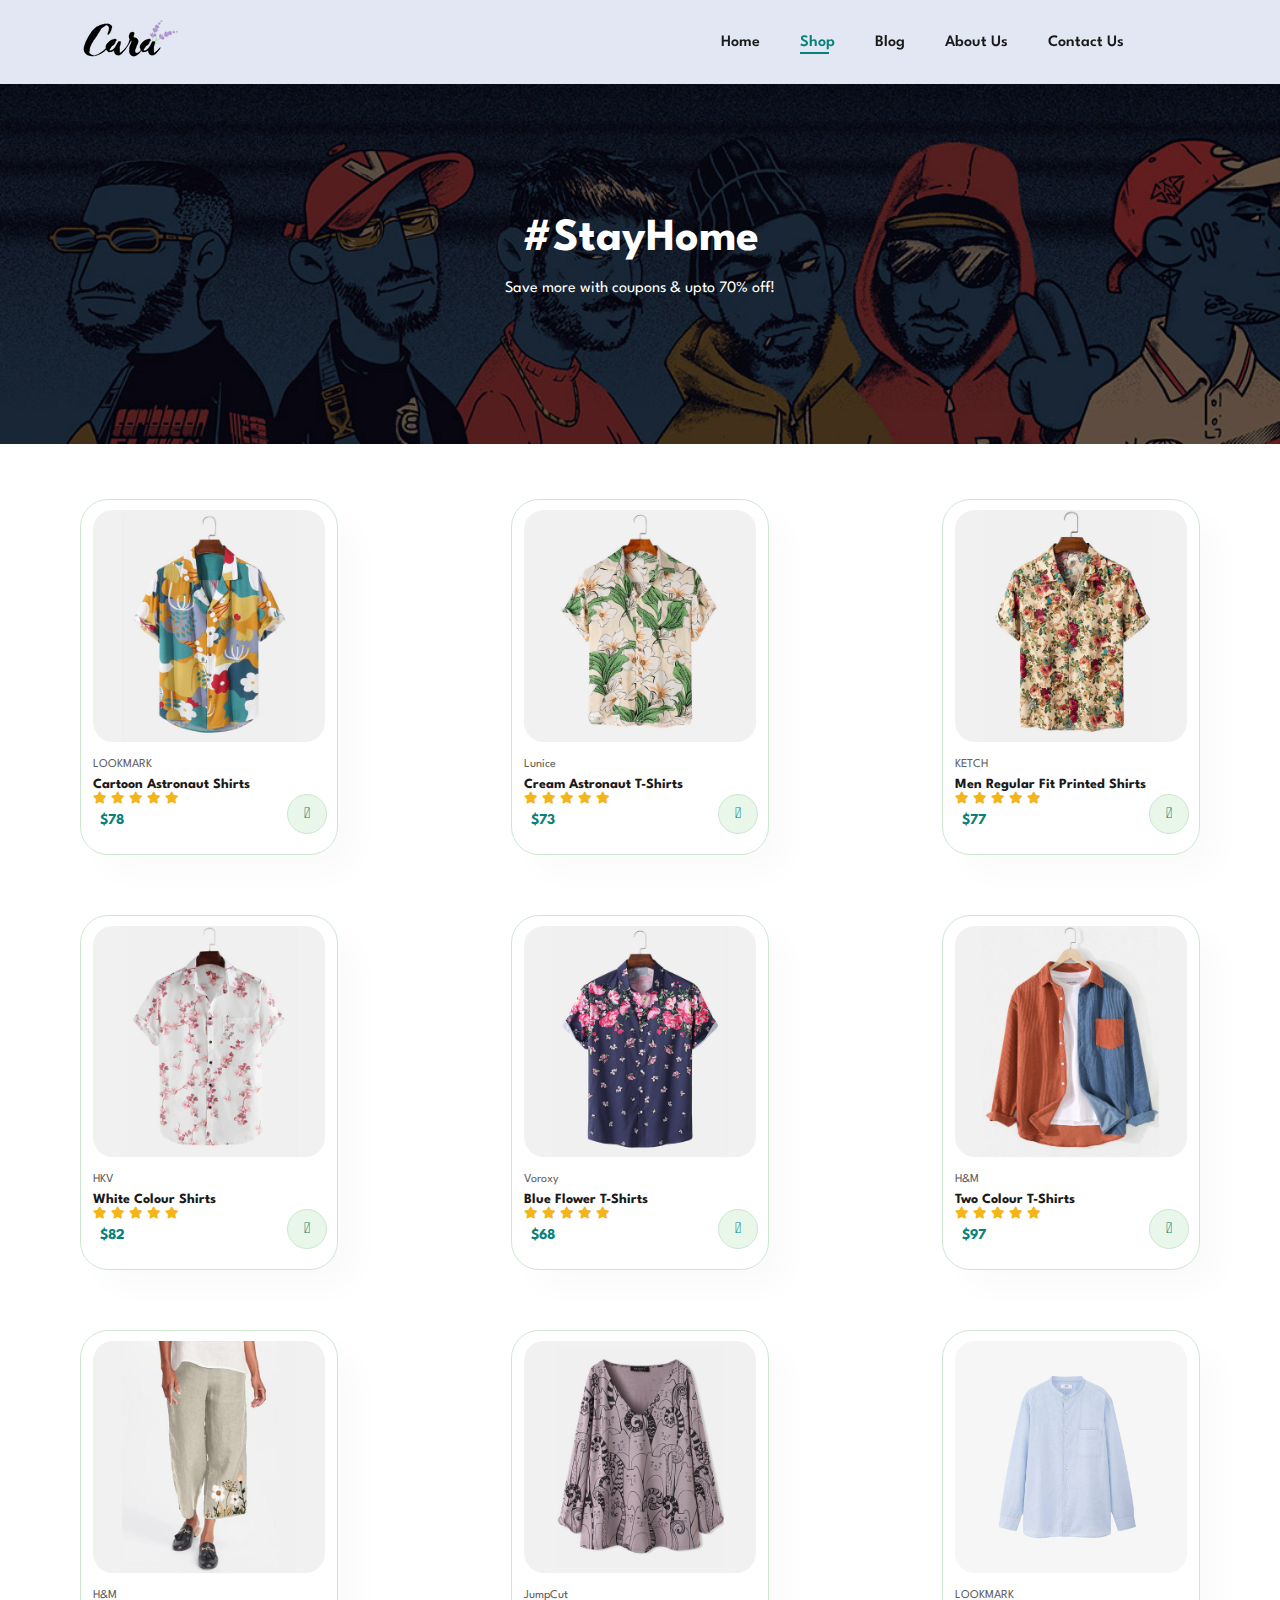
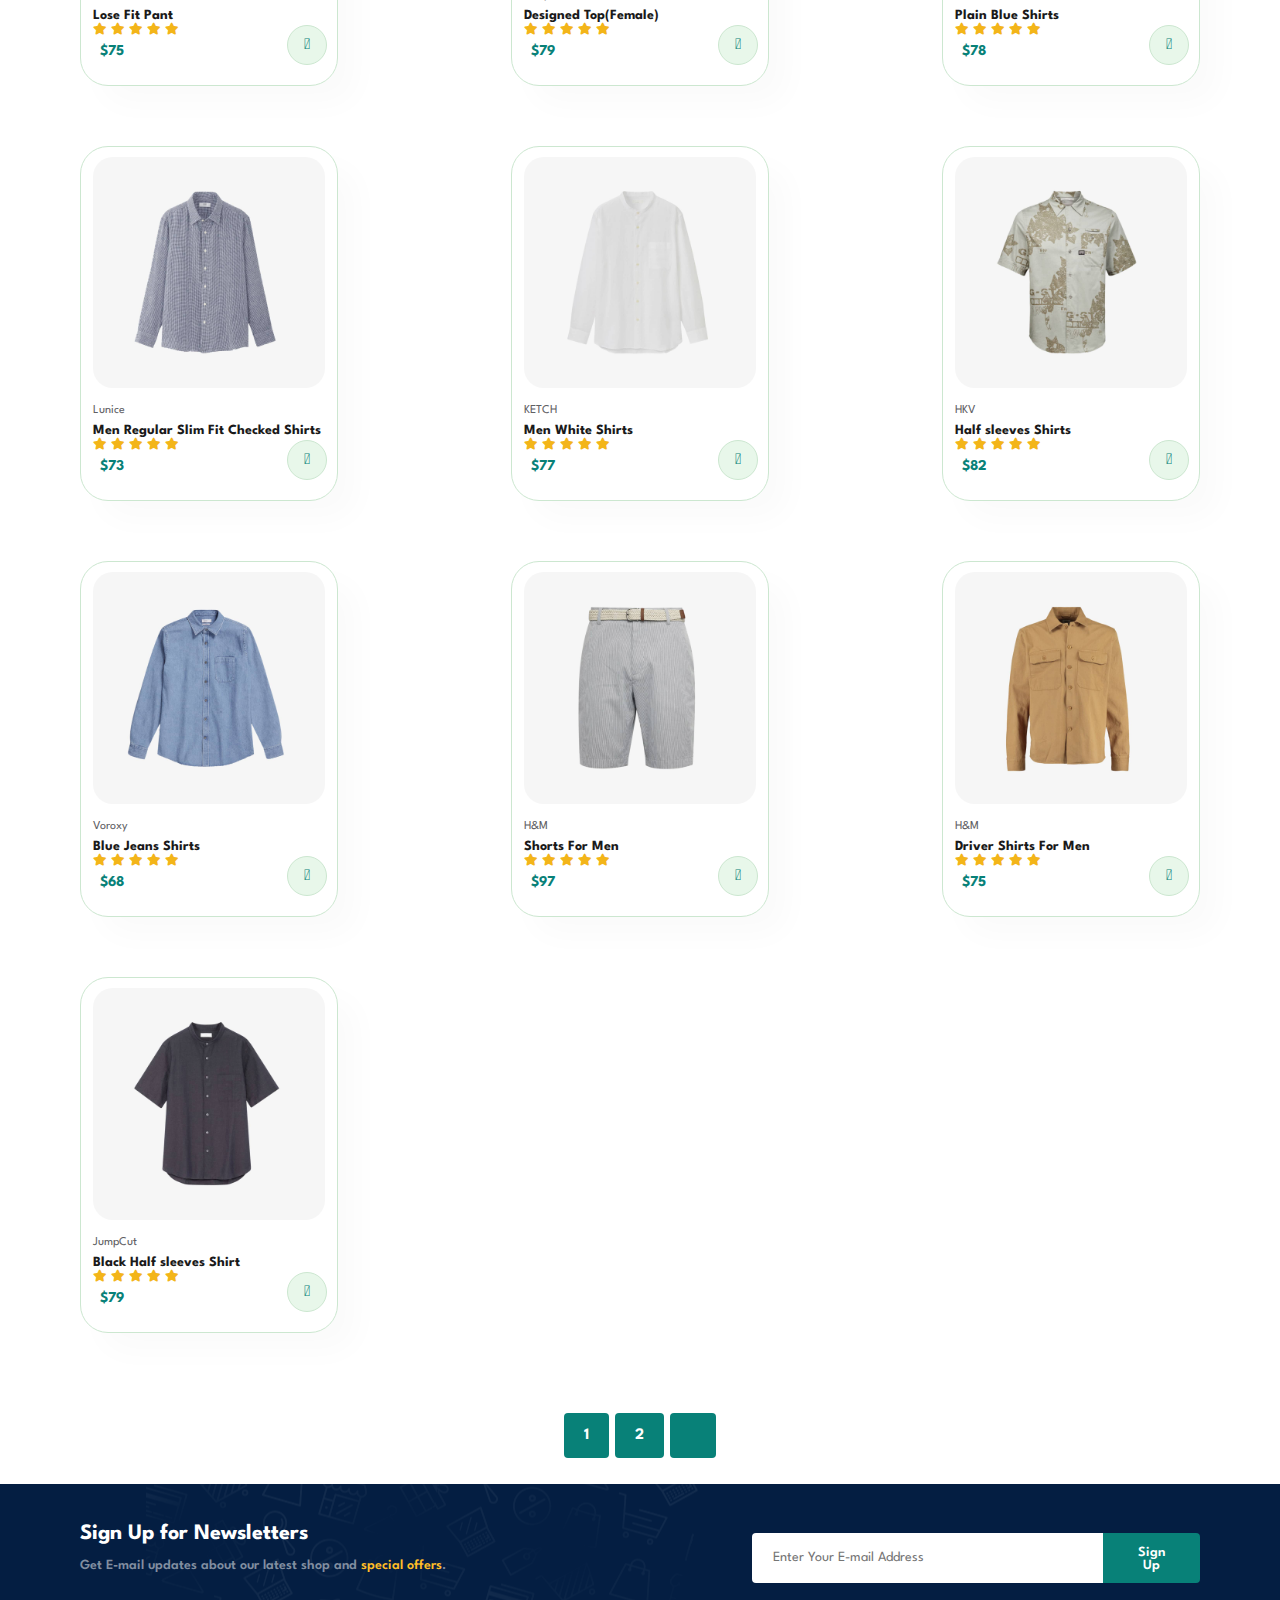
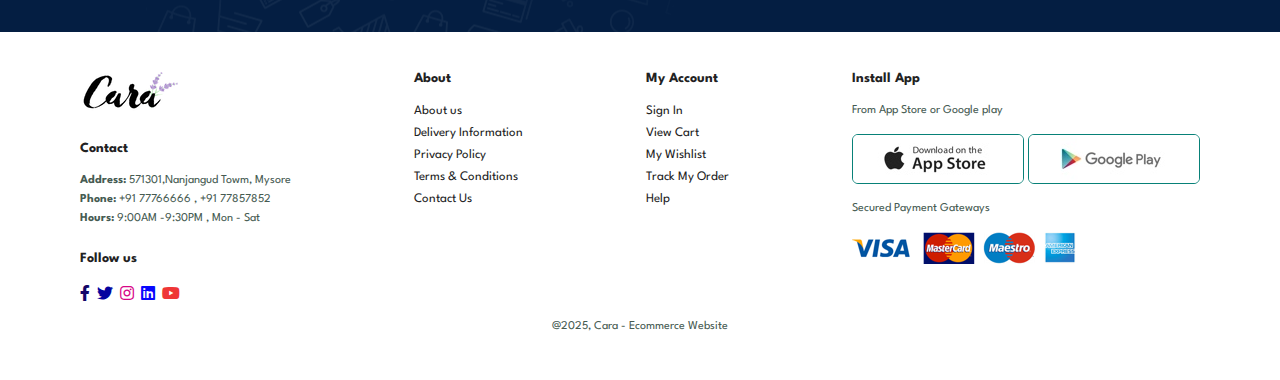
<file: shop.html>
<!DOCTYPE html>
<html lang="en">
<head>
    <meta charset="UTF-8">
    <meta name="viewport" content="width=device-width, initial-scale=1.0">
    <title>Ecommerce-website</title>
    <link rel="stylesheet" href="https://pro.fontawesome.com/releases/v5.10.0/css/all.css" />

    <link rel="stylesheet" href="style.css">
</head>

<body>
   <section id="header">
    <a href="#"><img src="img/logo.png" class="logo" alt="logo"></a>

    <div>
        <ul id="navbar">
            <li><a  href="index.html">Home</a></li>
            <li><a class="active" href="shop.html">Shop</a></li>
            <li><a href="blog.html">Blog</a></li>
            <li><a href="about.html">About Us</a></li>
            <li><a href="contact.html">Contact Us</a></li>
            <li id="lg-bag"><a href="cart.html"><i class="far  fa-shopping-bag"></i></a></li>
            <a href="#" id="close"><i class="far fa-times"></i></a>
        </ul>
    </div>
    <div id="mobile">
        <a href="cart.html"><i class="far  fa-shopping-bag"></i></a>
        <i id="bar" class="fas fa-outdent"></i>
    </div>
   </section>
   <section id="page-header"> 
    <h2>#StayHome</h2>
    <p>Save more with coupons & upto 70% off!</p>

   </section>
   <section id="product1" class="section-p1">
        <div class="prod-container">
            <div class="prod" onclick="window.location.href='sproduct.html';">
                <img src="img/products/f1.jpg" alt="">
                <div class="desc">
                    <span>LOOKMARK</span>
                    <h5>Cartoon Astronaut Shirts</h5>
                    <div class="star">
                       <i class="fas fa-star"></i>
                       <i class="fas fa-star"></i>
                       <i class="fas fa-star"></i>
                       <i class="fas fa-star"></i>
                       <i class="fas fa-star"></i>
                    </div>
                    <h4>$78</h4>
                </div>
                <a href="#"><i title="Add to cart" class="fal  fa-shopping-cart cart"></i></a>
            </div>
            <div class="prod">
                <img src="img/products/f2.jpg" alt="">
                <div class="desc">
                    <span>Lunice</span>
                    <h5>Cream Astronaut T-Shirts</h5>
                    <div class="star">
                       <i class="fas fa-star"></i>
                       <i class="fas fa-star"></i>
                       <i class="fas fa-star"></i>
                       <i class="fas fa-star"></i>
                       <i class="fas fa-star"></i>
                    </div>
                    <h4>$73</h4>
                </div>
                <a href="#"><i title="Add to cart" class="fal  fa-shopping-cart cart"></i></a>
            </div>
            <div class="prod">
                <img src="img/products/f3.jpg" alt="">
                <div class="desc">
                    <span>KETCH</span>
                    <h5>Men Regular Fit Printed Shirts</h5>
                    <div class="star">
                       <i class="fas fa-star"></i>
                       <i class="fas fa-star"></i>
                       <i class="fas fa-star"></i>
                       <i class="fas fa-star"></i>
                       <i class="fas fa-star"></i>
                    </div>
                    <h4>$77</h4>
                </div>
                <a href="#"><i title="Add to cart" class="fal  fa-shopping-cart cart"></i></a>
            </div>
            <div class="prod">
                <img src="img/products/f4.jpg" alt="">
                <div class="desc">
                    <span>HKV</span>
                    <h5>White Colour Shirts</h5>
                    <div class="star">
                       <i class="fas fa-star"></i>
                       <i class="fas fa-star"></i>
                       <i class="fas fa-star"></i>
                       <i class="fas fa-star"></i>
                       <i class="fas fa-star"></i>
                    </div>
                    <h4>$82</h4>
                </div>
                <a href="#"><i title="Add to cart" class="fal  fa-shopping-cart cart"></i></a>
            </div>
            <div class="prod">
                <img src="img/products/f5.jpg" alt="">
                <div class="desc">
                    <span>Voroxy</span>
                    <h5>Blue Flower T-Shirts</h5>
                    <div class="star">
                       <i class="fas fa-star"></i>
                       <i class="fas fa-star"></i>
                       <i class="fas fa-star"></i>
                       <i class="fas fa-star"></i>
                       <i class="fas fa-star"></i>
                    </div>
                    <h4>$68</h4>
                </div>
                <a href="#"><i title="Add to cart" class="fal  fa-shopping-cart cart"></i></a>
            </div>
            <div class="prod">
                <img src="img/products/f6.jpg" alt="">
                <div class="desc">
                    <span>H&M</span>
                    <h5>Two Colour T-Shirts</h5>
                    <div class="star">
                       <i class="fas fa-star"></i>
                       <i class="fas fa-star"></i>
                       <i class="fas fa-star"></i>
                       <i class="fas fa-star"></i>
                       <i class="fas fa-star"></i>
                    </div>
                    <h4>$97</h4>
                </div>
                <a href="#"><i title="Add to cart" class="fal  fa-shopping-cart cart"></i></a>
            </div>
            <div class="prod">
                <img src="img/products/f7.jpg" alt="">
                <div class="desc">
                    <span>H&M</span>
                    <h5>Lose Fit Pant</h5>
                    <div class="star">
                       <i class="fas fa-star"></i>
                       <i class="fas fa-star"></i>
                       <i class="fas fa-star"></i>
                       <i class="fas fa-star"></i>
                       <i class="fas fa-star"></i>
                    </div>
                    <h4>$75</h4>
                </div>
                <a href="#"><i title="Add to cart" class="fal  fa-shopping-cart cart"></i></a>
            </div>
            <div class="prod">
                <img src="img/products/f8.jpg" alt="">
                <div class="desc">
                    <span>JumpCut</span>
                    <h5>Designed Top(Female)</h5>
                    <div class="star">
                       <i class="fas fa-star"></i>
                       <i class="fas fa-star"></i>
                       <i class="fas fa-star"></i>
                       <i class="fas fa-star"></i>
                       <i class="fas fa-star"></i>
                    </div>
                    <h4>$79</h4>
                </div>
                <a href="#"><i title="Add to cart" class="fal  fa-shopping-cart cart"></i></a>
            </div>
     <div class="prod">
            <img src="img/products/n1.jpg" alt="">
            <div class="desc">
                <span>LOOKMARK</span>
                <h5>Plain Blue Shirts</h5>
                <div class="star">
                   <i class="fas fa-star"></i>
                   <i class="fas fa-star"></i>
                   <i class="fas fa-star"></i>
                   <i class="fas fa-star"></i>
                   <i class="fas fa-star"></i>
                </div>
                <h4>$78</h4>
            </div>
            <a href="#"><i title="Add to cart" class="fal  fa-shopping-cart cart"></i></a>
        </div>
        <div class="prod">
            <img src="img/products/n2.jpg" alt="">
            <div class="desc">
                <span>Lunice</span>
                <h5>Men Regular Slim Fit Checked Shirts</h5>
                <div class="star">
                   <i class="fas fa-star"></i>
                   <i class="fas fa-star"></i>
                   <i class="fas fa-star"></i>
                   <i class="fas fa-star"></i>
                   <i class="fas fa-star"></i>
                </div>
                <h4>$73</h4>
            </div>
            <a href="#"><i title="Add to cart" class="fal  fa-shopping-cart cart"></i></a>
        </div>
        <div class="prod">
            <img src="img/products/n3.jpg" alt="">
            <div class="desc">
                <span>KETCH</span>
                <h5>Men White Shirts</h5>
                <div class="star">
                   <i class="fas fa-star"></i>
                   <i class="fas fa-star"></i>
                   <i class="fas fa-star"></i>
                   <i class="fas fa-star"></i>
                   <i class="fas fa-star"></i>
                </div>
                <h4>$77</h4>
            </div>
            <a href="#"><i title="Add to cart" class="fal  fa-shopping-cart cart"></i></a>
        </div>
        <div class="prod">
            <img src="img/products/n4.jpg" alt="">
            <div class="desc">
                <span>HKV</span>
                <h5>Half sleeves Shirts</h5>
                <div class="star">
                   <i class="fas fa-star"></i>
                   <i class="fas fa-star"></i>
                   <i class="fas fa-star"></i>
                   <i class="fas fa-star"></i>
                   <i class="fas fa-star"></i>
                </div>
                <h4>$82</h4>
            </div>
            <a href="#"><i title="Add to cart" class="fal  fa-shopping-cart cart"></i></a>
        </div>
        <div class="prod">
            <img src="img/products/n5.jpg" alt="">
            <div class="desc">
                <span>Voroxy</span>
                <h5>Blue Jeans Shirts</h5>
                <div class="star">
                   <i class="fas fa-star"></i>
                   <i class="fas fa-star"></i>
                   <i class="fas fa-star"></i>
                   <i class="fas fa-star"></i>
                   <i class="fas fa-star"></i>
                </div>
                <h4>$68</h4>
            </div>
            <a href="#"><i title="Add to cart" class="fal  fa-shopping-cart cart"></i></a>
        </div>
        <div class="prod">
            <img src="img/products/n6.jpg" alt="">
            <div class="desc">
                <span>H&M</span>
                <h5>Shorts For Men</h5>
                <div class="star">
                   <i class="fas fa-star"></i>
                   <i class="fas fa-star"></i>
                   <i class="fas fa-star"></i>
                   <i class="fas fa-star"></i>
                   <i class="fas fa-star"></i>
                </div>
                <h4>$97</h4>
            </div>
            <a href="#"><i title="Add to cart" class="fal  fa-shopping-cart cart"></i></a>
        </div>
        <div class="prod">
            <img src="img/products/n7.jpg" alt="">
            <div class="desc">
                <span>H&M</span>
                <h5>Driver Shirts For Men</h5>
                <div class="star">
                   <i class="fas fa-star"></i>
                   <i class="fas fa-star"></i>
                   <i class="fas fa-star"></i>
                   <i class="fas fa-star"></i>
                   <i class="fas fa-star"></i>
                </div>
                <h4>$75</h4>
            </div>
            <a href="#"><i title="Add to cart" class="fal  fa-shopping-cart cart"></i></a>
        </div>
        <div class="prod">
            <img src="img/products/n8.jpg" alt="">
            <div class="desc">
                <span>JumpCut</span>
                <h5>Black Half sleeves Shirt</h5>
                <div class="star">
                   <i class="fas fa-star"></i>
                   <i class="fas fa-star"></i>
                   <i class="fas fa-star"></i>
                   <i class="fas fa-star"></i>
                   <i class="fas fa-star"></i>
                </div>
                <h4>$79</h4>
            </div>
            <a href="#"><i title="Add to cart" class="fal  fa-shopping-cart cart"></i></a>
        </div>
    </div>
    </section>
    <section id="pagination" class="section-p1">
        <a href="#">1</a>
        <a href="#">2</a>
        <a href="#"><i class="fal fa-long-arrow-alt-right"></i></a>
    </section>
    <section id="newsletter" class="section-p1" class="section-m1">
        <div class="newstext">
            <h4>Sign Up for Newsletters</h4>
            <p>Get E-mail updates about our latest shop and <span> special offers</span>.</p>
        </div>
        <div class="form">
            <input type="text" placeholder="Enter Your E-mail Address">
            <button class="normal">Sign Up</button>
        </div>
    </section>
    <footer class="section-p1">
        <div class="col">
            <img class="logo" src="img/logo.png" alt="">
            <h4>Contact</h4>
            <p><strong>Address:</strong> 571301,Nanjangud Towm, Mysore</p>
            <p><strong>Phone:</strong> +91 77766666 , +91 77857852</p>
            <p><strong>Hours:</strong> 9:00AM -9:30PM , Mon - Sat</p>
            <div class="follow">
                <h4>Follow us</h4>
                <div class="follow1">
                    <div class="icon">
                        <i class="fab fa-facebook-f"></i>
                    </div>
                    <div class="icon">
                        <i class="fab fa-twitter"></i>
                    </div>
                    <div class="icon">
                        <i class="fab fa-instagram"></i>
                    </div>
                    <div class="icon">
                        <i class="fab fa-linkedin"></i>
                    </div>
                    <div class="icon">
                        <i class="fab fa-youtube"></i>
                    </div>
                </div>
            </div>
        </div>
        <div class="col">
            <h4>About</h4>
            <a href="#">About us</a>
            <a href="#">Delivery Information</a>
            <a href="#">Privacy Policy</a>
            <a href="#">Terms & Conditions</a>
            <a href="#">Contact Us</a>
        </div>
        <div class="col">
            <h4>My Account</h4>
            <a href="#">Sign In</a>
            <a href="#">View Cart</a>
            <a href="#">My Wishlist</a>
            <a href="#">Track My Order</a>
            <a href="#">Help</a>
        </div>
        <div class="col install">
            <h4>Install App</h4>
            <p>From App Store or Google play</p>
            <div class="row">
                <img src="img/pay/app.jpg" alt="">
                <img src="img/pay/play.jpg" alt="">
            </div>
            <p>Secured Payment Gateways</p>
            <img src="img/pay/pay.png" alt="">
        </div>
        <div class="copyright">
            <p>@2025, Cara - Ecommerce Website</p>
        </div>
    </footer>

    <script src="script.js"></script>
</body>
</html>
</file>
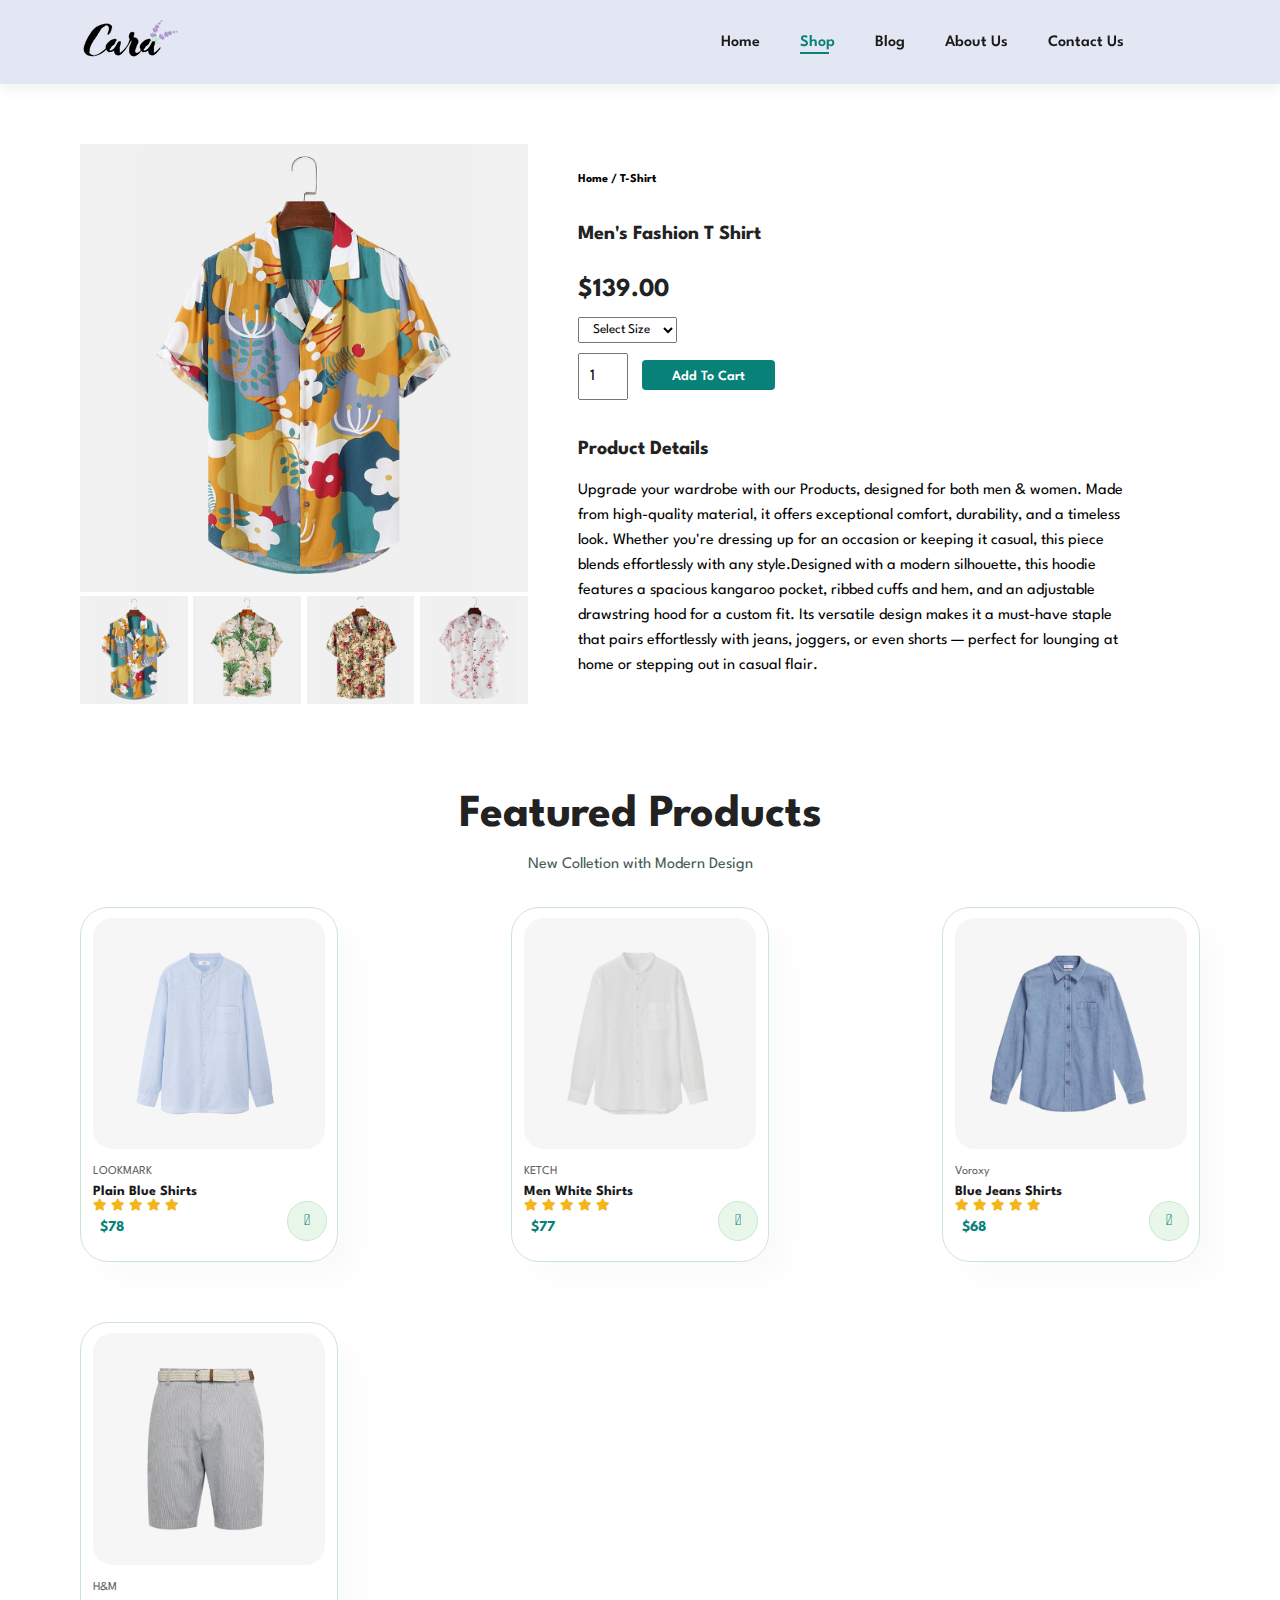
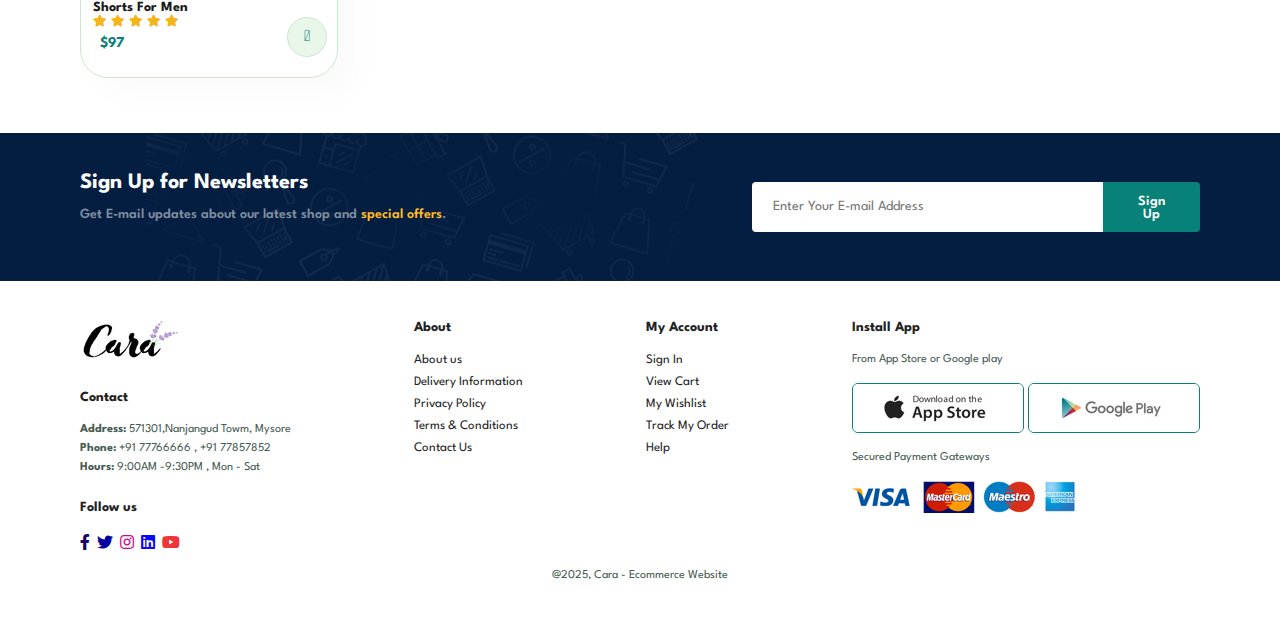
<file: sproduct.html>
<!DOCTYPE html>
<html lang="en">
<head>
    <meta charset="UTF-8">
    <meta name="viewport" content="width=device-width, initial-scale=1.0">
    <title>Ecommerce-website</title>
    <link rel="stylesheet" href="https://pro.fontawesome.com/releases/v5.10.0/css/all.css" />

    <link rel="stylesheet" href="style.css">
</head>

<body>
   <section id="header">
    <a href="#"><img src="img/logo.png" class="logo" alt="logo"></a>

    <div>
        <ul id="navbar">
            <li><a  href="index.html">Home</a></li>
            <li><a class="active" href="shop.html">Shop</a></li>
            <li><a href="blog.html">Blog</a></li>
            <li><a href="about.html">About Us</a></li>
            <li><a href="contact.html">Contact Us</a></li>
            <li id="lg-bag"><a href="cart.html"><i class="far  fa-shopping-bag"></i></a></li>
            <a href="#" id="close"><i class="far fa-times"></i></a>
        </ul>
    </div>
    <div id="mobile">
        <a href="cart.html"><i class="far  fa-shopping-bag"></i></a>
        <i id="bar" class="fas fa-outdent"></i>
    </div>
   </section>
   <section id="prodetails" class="section-p1">
        <div class="single-prod-img">
            <img src="img/products/f1.jpg" width="100%" id="mainImg" alt="" class="main-img">
            <div class="small-img-group">
                <div class="small-img-col">
                    <img src="img/products/f1.jpg" width="100%" class="small-img" alt="">
                </div>
                <div class="small-img-col">
                    <img src="img/products/f2.jpg" width="100%" class="small-img" alt="">
                </div>
                <div class="small-img-col">
                    <img src="img/products/f3.jpg" width="100%" class="small-img" alt="">
                </div>
                <div class="small-img-col">
                    <img src="img/products/f4.jpg" width="100%" class="small-img" alt="">
                </div>
            </div>
        </div>
        <div class="single-prod-details">
            <h6>Home / T-Shirt</h6>
            <h4>Men's Fashion T Shirt</h4>
            <h2>$139.00</h2>
            <select>
                <option>Select Size</option>
                <option>small</option>
                <option>Large</option>
                <option>XL</option>
                <option>XXl</option>
            </select>
            <input type="number" value="1">
            <button class="normal">Add To Cart</button>
            <h4>Product Details</h4>
            <span>Upgrade your wardrobe with our Products, designed for both men & women. Made from high-quality material, it offers exceptional comfort, durability, and a timeless look. Whether you're dressing up for an occasion or keeping it casual, this piece blends effortlessly with any style.Designed with a modern silhouette, this hoodie features a spacious kangaroo pocket, ribbed cuffs and hem, and an adjustable drawstring hood for a custom fit. Its versatile design makes it a must-have staple that pairs effortlessly with jeans, joggers, or even shorts — perfect for lounging at home or stepping out in casual flair.</span>
        </div>
   </section>
   <section id="product1" class="section-p1">
    <h2>Featured Products</h2>
    <p>New Colletion with Modern Design</p>
    <div class="prod-container">
        <div class="prod">
            <img src="img/products/n1.jpg" alt="">
            <div class="desc">
                <span>LOOKMARK</span>
                <h5>Plain Blue Shirts</h5>
                <div class="star">
                   <i class="fas fa-star"></i>
                   <i class="fas fa-star"></i>
                   <i class="fas fa-star"></i>
                   <i class="fas fa-star"></i>
                   <i class="fas fa-star"></i>
                </div>
                <h4>$78</h4>
            </div>
            <a href="#"><i title="Add to cart" class="fal  fa-shopping-cart cart"></i></a>
        </div>
        <div class="prod">
            <img src="img/products/n3.jpg" alt="">
            <div class="desc">
                <span>KETCH</span>
                <h5>Men White Shirts</h5>
                <div class="star">
                   <i class="fas fa-star"></i>
                   <i class="fas fa-star"></i>
                   <i class="fas fa-star"></i>
                   <i class="fas fa-star"></i>
                   <i class="fas fa-star"></i>
                </div>
                <h4>$77</h4>
            </div>
            <a href="#"><i title="Add to cart" class="fal  fa-shopping-cart cart"></i></a>
        </div>
        <div class="prod">
            <img src="img/products/n5.jpg" alt="">
            <div class="desc">
                <span>Voroxy</span>
                <h5>Blue Jeans Shirts</h5>
                <div class="star">
                   <i class="fas fa-star"></i>
                   <i class="fas fa-star"></i>
                   <i class="fas fa-star"></i>
                   <i class="fas fa-star"></i>
                   <i class="fas fa-star"></i>
                </div>
                <h4>$68</h4>
            </div>
            <a href="#"><i title="Add to cart" class="fal  fa-shopping-cart cart"></i></a>
        </div>
        <div class="prod">
            <img src="img/products/n6.jpg" alt="">
            <div class="desc">
                <span>H&M</span>
                <h5>Shorts For Men</h5>
                <div class="star">
                   <i class="fas fa-star"></i>
                   <i class="fas fa-star"></i>
                   <i class="fas fa-star"></i>
                   <i class="fas fa-star"></i>
                   <i class="fas fa-star"></i>
                </div>
                <h4>$97</h4>
            </div>
            <a href="#"><i title="Add to cart" class="fal  fa-shopping-cart cart"></i></a>
        </div>

    </div>
    </section>
    <section id="newsletter" class="section-p1" class="section-m1">
        <div class="newstext">
            <h4>Sign Up for Newsletters</h4>
            <p>Get E-mail updates about our latest shop and <span> special offers</span>.</p>
        </div>
        <div class="form">
            <input type="text" placeholder="Enter Your E-mail Address">
            <button class="normal">Sign Up</button>
        </div>
    </section>
    <footer class="section-p1">
        <div class="col">
            <img class="logo" src="img/logo.png" alt="">
            <h4>Contact</h4>
            <p><strong>Address:</strong> 571301,Nanjangud Towm, Mysore</p>
            <p><strong>Phone:</strong> +91 77766666 , +91 77857852</p>
            <p><strong>Hours:</strong> 9:00AM -9:30PM , Mon - Sat</p>
            <div class="follow">
                <h4>Follow us</h4>
                <div class="follow1">
                    <div class="icon">
                        <i class="fab fa-facebook-f"></i>
                    </div>
                    <div class="icon">
                        <i class="fab fa-twitter"></i>
                    </div>
                    <div class="icon">
                        <i class="fab fa-instagram"></i>
                    </div>
                    <div class="icon">
                        <i class="fab fa-linkedin"></i>
                    </div>
                    <div class="icon">
                        <i class="fab fa-youtube"></i>
                    </div>
                </div>
            </div>
        </div>
        <div class="col">
            <h4>About</h4>
            <a href="#">About us</a>
            <a href="#">Delivery Information</a>
            <a href="#">Privacy Policy</a>
            <a href="#">Terms & Conditions</a>
            <a href="#">Contact Us</a>
        </div>
        <div class="col">
            <h4>My Account</h4>
            <a href="#">Sign In</a>
            <a href="#">View Cart</a>
            <a href="#">My Wishlist</a>
            <a href="#">Track My Order</a>
            <a href="#">Help</a>
        </div>
        <div class="col install">
            <h4>Install App</h4>
            <p>From App Store or Google play</p>
            <div class="row">
                <img src="img/pay/app.jpg" alt="">
                <img src="img/pay/play.jpg" alt="">
            </div>
            <p>Secured Payment Gateways</p>
            <img src="img/pay/pay.png" alt="">
        </div>
        <div class="copyright">
            <p>@2025, Cara - Ecommerce Website</p>
        </div>
    </footer>
    <script>
        var mainImg = document.getElementById('mainImg');
        var smallImg = document.getElementsByClassName('small-img');
        
        smallImg[0].onclick = function(){
            mainImg.src = smallImg[0].src;
        }
        smallImg[1].onclick = function(){
            mainImg.src = smallImg[1].src;
        }
        smallImg[2].onclick = function(){
            mainImg.src = smallImg[2].src;
        }
        smallImg[3].onclick = function(){
            mainImg.src = smallImg[3].src;
        }
    </script>

    <script src="script.js"></script>
</body>
</html>
</file>
<file: style.css>
@import url('https://fonts.googleapis.com/css2?family=Spartan:wght@100;200;300;400;500;600;700;800;900&display=swap');

*{
    margin: 0;
    padding: 0;
    box-sizing: border-box;
    font-family: 'Spartan',sans-serif;
}
/*Home*/
h1{
    font-size: 50px;
    line-height: 64px;
    color: #222;
}
h2{
    font-size: 46px;
    line-height: 54px;
    color: #222;
}
h4{
    font-size: 20px;
    color: #222;
}
h6{
    font-weight: 700;
    font-size: 12px;
}
p{
    font-size: 16px;
    color: #465b52;
    margin: 15px 0 20px 0;
}
.section-p1{
    padding: 40px 80px;
}
.section-m1{
    margin: 40px 0;
}
button.normal{
    font-size: 14px;
    font-weight: 600;
    padding: 7px 30px;
    color: #000;
    background-color: #fff;
    border-radius: 4px;
    cursor: pointer;
    border: none;
    outline: none;
    transition: 0.2s;
    padding-top: 10px;
}
body{
    width: 100%;
}
/* Header Page*/
#header{
    display: flex;
    align-items: center;
    justify-content: space-between;
    padding: 20px 80px;
    background: #e3e6f3;
    box-shadow: 0 5px 15px rgba(0,0,0,0.06); 
    z-index: 999;
    position: sticky;
    top: 0;
    left: 0;
}
#navbar{
    display: flex;
    align-items: center;
    justify-content: center;
}
#navbar li{
    list-style: none ;
    padding: 0 20px;
    position: relative;
}
#navbar li a{
    text-decoration: none;
    font-size: 16px;
    font-weight: 600;
    color: #1a1a1a;
    transition: 0.3s ease;
}
#navbar li a:hover,
#navbar li a.active{
    color: #088178;
}
#navbar li a.active::after,
#navbar li a:hover::after{
    content: "";
    width: 38%;
    height: 2px;
    background: #088178;
    position: absolute;
    bottom: -4px;
    left: 20px;
}
#mobile{
    display: none;
    align-items: center;
}
#navbar li a span:hover{
    color: rgb(6, 6, 247);
}
#close{
    display: none;
}
/*Hero Page*/
#hero{
    background-image: url(img/hero4.png);
    height: 90vh;
    width: 100%;
    background-position: top 25% right 0;
    padding: 0 80px;
    display: flex;
    flex-direction: column;
    align-items: flex-start;
    justify-content: center;
}
#hero h4{
    padding-bottom: 15px;
}
#hero h1{
    color: #088178;
}
#hero button{
    background-image: url(img/button.png);
    background-color: transparent;
    color: #088178;
    border: 0;
    padding: 14px 80px 14px 65px;
    background-repeat: no-repeat;
    cursor: pointer;
    font-weight: 700;
    font-size: 15px;
}
/*feature*/
#feature{
    display: flex;
    align-items: center;
    justify-content: space-between;
    flex-wrap: wrap;
}
#feature .fea-box{
    width: 180px;
    text-align: center;
    padding: 25px 15px;
    box-shadow: 20px 20px 34px rgba(0,0,0,0.03);
    border: 1px solid #cce7d0;
    border-radius: 4px;
    margin: 15px 0;
}
#feature .fea-box:hover{
    box-shadow: 10px 10px 54px rgba(70, 62, 221, 0.1);
}
#feature .fea-box img{
    width: 100%;
    margin-bottom: 10px;
}

#feature .fea-box h6{
    padding: 9px 8px 6px 8px;
    line-height: 1;
    border-radius: 4px;
    color: #088178;
    background-color: #fddde4;
    display: inline-block;
}
#feature .fea-box:nth-child(2) h6{
    background-color: #cdebbc;
}
#feature .fea-box:nth-child(3) h6{
    background-color: #d1e8f2;
}
#feature .fea-box:nth-child(4) h6{
    background-color: #cdd4f8;
}
#feature .fea-box:nth-child(5) h6{
    background-color: #f6dbf6;
}
#feature .fea-box:nth-child(6) h6{
    background-color: #fff2e5;
}
/*products*/
#product1{
    text-align: center;
}
#product1 .prod{
    width: 23%;
    min-width: 250px;
    padding: 10px 12px;
    border: 1px solid #cce7d0;
    border-radius: 28px;
    cursor: pointer;
    box-shadow: 20px 20px 30px rgba(0, 0, 0, 0.02);
    margin: 15px 0;
    transition: 0.2s ease;
    position: relative;
}
#product1 .prod:hover{
    box-shadow: 20px 20px 30px  rgba(0, 0, 0, 0.1);
}

#product1 .prod img{
    width: 100%;
    border-radius: 20px;
}
#product1 .prod .desc{
    text-align: start;
    padding: 10px 0;
}
#product1 .prod .desc span{
    color: #606063;
    font-size: 12px;
}
#product1 .prod .desc h5{
    padding-top: 7px;
    color: #1a1a1a;
    font-size: 14px;
}
#product1 .prod .desc i{
    font-size: 12px;
    color: rgb(243, 181, 25);
}
#product1 .prod .desc h4{
    padding: 7px;
    font-size: 15px;
    font-weight: 700;
    color: #088178;
}
#product1 .prod .cart{
    width: 40px;
    height: 40px;
    line-height: 40px;
    border-radius: 50px;
    background-color: #e8f7ea;
    font-weight: 500;
    color: #088178;
    border: 1px solid #cce7d0;
    position: absolute;
    bottom: 20px;
    right: 10px;
}

#product1 .prod-container{
    display: flex;
    align-items: center;
    justify-content: space-between;
    gap: 30px;
    flex-wrap: wrap;
}
/*Banner*/
#banner{
    display: flex;
    flex-direction: column;
    justify-content: center;
    align-items: center;
    text-align: center;
    background-image: url(img/banner/b2.jpg);
    width: 100%;
    height: 40vh;
    background-size: cover;
    background-position: center;
}
#banner h4{
    color: #fff;
    font-size: 16px;
}
#banner h2{
    color: #fff;
    font-size: 30px;
    padding: 10px 0;
}
#banner h2 span{
    color: #ef3636;
}
#banner button:hover{
    background-color: #088178;
    color: #fff;
}
#sm-banner{
    display: flex;
    justify-content: space-between;
    flex-wrap: wrap;
}
#sm-banner .banner-box{
    display: flex;
    flex-direction: column;
    justify-content: center;
    align-items: flex-start;
    text-align: center;
    background-image: url(img/banner/b17.jpg);
    min-width: 590px;
    height: 50vh;
    background-size: cover;
    background-position: center;
    padding: 30px;
}
#sm-banner .banner-box2{
    background-image: url("img/banner/b10.jpg");
}
#sm-banner h4{
    color: #fff;
    font-size: 20px;
    font-weight: 300;

}
#sm-banner h2{
    color: #fff;
    font-size: 28px;
    font-weight: 800;
}
#sm-banner span{
    color: #fff;
    font-size: 14px;
    font-weight: 500;
    padding-bottom: 15px;
}
button.white{
    font-size: 13px;
    font-weight: 600;
    padding: 14px 18px;
    color: #fff;
    background-color: transparent;
    cursor: pointer;
    border: 1px solid #fff;
    outline: none;
    transition: 0.2s;
}
#sm-banner .banner-box:hover button{
    background-color: #088178;
    color: #fff;
    border: 1px solid #088178;
    border-radius: 3px;
}
#banner3{
    display: flex;
    justify-content: space-between;
    flex-wrap: wrap;
    padding: 0 80px;
}
#banner3 .banner-box{
    display: flex;
    flex-direction: column;
    justify-content: center;
    align-items: flex-start;
    background-image: url(img/banner/b7.jpg);
    min-width: 30%;
    height: 30vh;
    background-size: cover;
    background-position: center;
    padding: 20px;
    margin-bottom: 20px;
}
#banner3 .banner-box2{
    background-image: url(img/banner/b4.jpg);
}
#banner3 .banner-box3{
    background-image: url(img/banner/b18.jpg);
}

#banner3 .banner-box h2{
    color: #fff;
    font-weight: 900;
    font-size: 22px;
}
#banner3 .banner-box h3{
    color: #ef3636;
    font-weight: 800;
    font-size: 15px;
}
#newsletter{
    display: flex;
    justify-content: space-between;
    flex-wrap: wrap;
    align-items: center;
    background-image: url("img/banner/b14.png");
    background-repeat: no-repeat;
    background-position: 20% 30%;
    background-color: #041e42;   
}
#newsletter h4{
    font-size: 22px;
    font-weight: 700;
    color: #fff;
}
#newsletter p{
    font-size: 14px;
    font-weight: 600;
    color: #818ea0;
}
#newsletter .form{
    display: flex;
    width: 40%;
}
#newsletter p span{
    color: #ffbd27;
}
#newsletter input{
    height: 3.125rem;
    padding: 0 1.25rem;
    font-size: 14px;
    width: 100%;
    border: 1px solid transparent;
    border-radius: 4px;
    outline: none;
    border-top-right-radius: 0;
    border-bottom-right-radius: 0;
}
#newsletter button{
    background-color: #088178;
    color: #fff;
    border-top-left-radius: 0;
    border-bottom-left-radius: 0;
}
footer{
    display: flex;
    flex-wrap: wrap;
    justify-content: space-between;
}
footer .col{
    display: flex;
    flex-direction: column;
    align-items: flex-start;
    margin-bottom: 20px;
}
footer .logo{
    margin-bottom: 30px;
}
footer h4{
    font-size: 14px;
    padding-bottom: 20px;
}
footer p{
    font-size: 12px;
    margin: 0 0 8px 0;
}
footer a{
    font-size: 13px;
    text-decoration: none;
    color: #222;
    margin-bottom: 10px;
}
footer .follow{
    margin-top: 20px;
}
footer .follow .icon{
    display: flex;
    flex-direction: column;
    color: #465b52;
    padding-right: 4px;
    cursor: pointer;
}
footer .install .row img{
    border: 1px solid #088178;
    border-radius: 6px;
}
footer .install img{
    margin: 10px 0 15px 0;
}
footer a:hover{
    color: #ef3636;
}
footer .icon:nth-child(1) i{
    color: rgb(19, 6, 104);
}
footer .icon:nth-child(2) i{
    color: rgb(4, 4, 159);
}
footer .icon:nth-child(3) i{
    color: rgb(215, 6, 135);
}
footer .icon:nth-child(4) i{
    color: rgb(8, 8, 254);
}
footer .icon:nth-child(5) i{
    color: #ef3636;
}
.follow1 {
    display: flex;
    gap: 3px;
}
footer .copyright{
    width: 100%;
    text-align: center;
}



/*Shop Page*/

#page-header{
    background-image: url("img/banner/b1.jpg");
    width: 100%;
    height: 40vh;
    background-size: cover;
    display: flex;
    justify-content: center;
    text-align: center;
    flex-direction: column;
    padding: 14px;
}
#page-header h2,
#page-header p{
    color: #fff;
}
#pagination{
    text-align: center;
}
#pagination a{
    text-decoration: none;
    background-color: #088178;
    padding: 15px 20px;
    margin: 1px;
    color: #fff;
    font-weight: 650;
    border-radius: 4px;
}
#pagination a i{
    font-size: 16px;
    font-weight: 700;
}

/*Single Product*/

#prodetails{
    display: flex;
    margin-top: 20px;
}

#prodetails .single-prod-img{
    width: 40%;
    margin-right: 50px;
}
.small-img-group{
    display: flex;
    justify-content: space-between;
}
.small-img-col{
    flex-basis: 24%;
    cursor: pointer;
}
#prodetails .single-prod-details{
    width: 50%;
    padding-top: 30px;
}
#prodetails .single-prod-details h4{
    padding: 40px 0 20px 0;
}
#prodetails .single-prod-details h2{
    font-size: 26px;
}
#prodetails .single-prod-details select{
    display: block;
    padding: 5px 10px;
    margin-bottom: 10px;
}
#prodetails .single-prod-details input{
    width: 50px;
    height: 47px;
    padding-left: 10px;
    font-size: 16px;
    margin-right: 10px;
}
#prodetails .single-prod-details button{
    background-color: #088178;
    color: #fff;
}
#prodetails .single-prod-details input:focus{
    outline: none;
}
#prodetails .single-prod-details span{
    line-height: 25px;
}


/* Blog page */
#page-header.blog-header{
    background-image: url("img/banner/b19.jpg");
  }

#blog{
    padding: 150px 150px 0 150px;
  }
  
  #blog .blog-box{
    display: flex;
    align-items: center;
    width: 100%;
    position: relative;
    padding-bottom: 90px;
  }
  
  #blog .blog-img{
    width: 50%;
    margin-right: 40px;
  }
  
  #blog img{
    width: 100%;
    height: 300px;
    object-fit: cover;
  }
  
  #blog .blog-details{
    width: 50%;
    margin-right: 40px;
  }
  
  #blog .blog-details a{
    text-decoration: none;
    font-size: 11px;
    color: #000;
    font-weight: 700;
    position: relative;
    transition: 0.3s;
  }
  
  #blog .blog-details a::after{
    content: "";
    width: 50px;
    height: 1px;
    background-color: #000;
    position: absolute;
    top: 4px;
    right: -60px;
  }
  
  #blog .blog-details a:hover{
    color: #088178;
  }
  
  #blog .blog-details a:hover::after{
    background-color: #088178;
  }
  
  #blog .blog-box h1{
    position: absolute;
    top: -40px;
    left: 0;
    font-size: 70px;
    font-weight: 700;
    color: #c9cbce;
    z-index: -9;
  }
  
  /* Contact us */

  #page-header .about-header{
    background-image: url("img/about/banner.png");
  }
  
  #about-head{
    display: flex;
    align-items: center;
  }
  
  #about-head img{
    width: 50%;
    height: auto;
  }
  
  #about-head div{
    padding-left: 40px;
  }
  
  #about-app{
    text-align: center;
  }
  
  #about-app .video{
    width: 70%;
    height: 100%;
    margin: 30px auto 0 auto;
  }
  
  #about-app .video video{
    width: 100%;
    height: 100%;
    border-radius: 20px;
  }
  
  #contact-details{
    display: flex;
    justify-content: space-between;
    align-items: center;
  }
  
  #contact-details .details {
    width: 40%;
  }
  
  #contact-details .details span,
  #form-details form span{
    font-size: 12px;
  }
  
  #contact-details .details h2,
  #form-details form{
    font-size: 26px;
    line-height: 35px;
    padding: 20px 0;
  }

  #contact-details .details h3{
    font-size: 16px;
   padding-bottom: 15px;
  }
  
  #contact-details .details li{
    list-style: none;
    display: flex;
    padding: 10px 0;
  }
  
  #contact-details .details li i{
    font-size: 14px;
    padding-right: 22px;
  }
  
  #contact-details .details li p{
    margin: 0;
    font-size: 14px;
  }
  
  #contact-details .map{
    width: 55%;
    height: 400px;
  }
  
  #contact-details .map iframe{
    width: 100%;
    height: 100%;
}

#form-details{
  display: flex;
  justify-content: space-between;
  margin: 50px;
  padding: 100px;
  border: 1px solid #e1e1e1;
}
#form-details form{
  width: 65%;
  display: flex;
  flex-direction: column;
  align-items: flex-start;
}

#form-details form input,
#form-details form textarea{
  width: 100%;
  padding: 12px 15px;
  outline: none;
  margin-bottom: 20px;
  border: 1px solid solid #e1e1e1;
}

#form-details form button{
  background-color: #088178;
  color: #fff;
}

#form-details .people div{
  padding-bottom: 25px;
  display: flex;
  align-items: flex-start;
}

#form-details .people div img{
  width: 65px;
  height: 65px;
  object-fit: cover;
  margin-right: 15px;
}

#form-details .people div p{
  margin: 0;
  font-size: 13px;
  line-height: 25px;
}

#form-details .people div p span{
  display: block;
  font-size: 16px;
  font-weight: 600;
  color: #000;
}

#cart {
  overflow-x: auto;
}

#cart table{
  width: 100%;
  border-collapse: collapse;
  table-layout: fixed;
  white-space: nowrap;
}

#cart table img{
  width: 70px;
}
#cart table td:nth-child(1){
    width: 100px;
    text-align: center;
  }
  
  #cart table td:nth-child(2){
    width: 150px;
    text-align: center;
  }
  
  #cart table td:nth-child(3){
    width: 250px;
    text-align: center;
  }
  
  #cart table td:nth-child(4),
  #cart table td:nth-child(5),
  #cart table td:nth-child(6){
    width: 150px;
    text-align: center;
  }

  #cart table td:nth-child(5) input{
    width: 70px;
    padding: 10px 5px 10px 15px;
  }
  
  #cart table thead{
    border: 1px solid #e2e9e1;
    border-left: none;
    border-right: none;
  }
  
  #cart table thead td{
    font-weight: 700;
    text-transform: uppercase;
    font-size: 13px;
    padding: 18px 0;
  }
  
  #cart table tbody tr td{
    padding-top: 15px;
  }
  
  #cart table tbody td{
    font-size: 13px;
  }
  
  #cart-add{
    display: flex;
    flex-wrap: wrap;
    justify-content: space-between;
  }
  
  #coupon{
    width: 50%;
    margin-bottom: 30px;
  }
  
  #coupon h3,
  #subtotal h3{
    margin-bottom: 15px;
  }
  
  #coupon input{
    padding: 10px 20px;
    outline: none;
    width: 60%;
    margin-right: 10px;
    border: 1px solid #e2e9e1;
  }
  
  #coupon button,
  #subtotal button{
    background-color: #088178;
    color: #fff;
    padding: 12px 20px;
  }
  
  #subtotal{
    width: 50%;
    margin-bottom: 30px;
    border: 1px solid #e2e9e1;
    padding: 30px;
}

#subtotal table{
  border-collapse: collapse;
  width: 100%;
  margin-bottom: 20px;
}

#subtotal table td{
  width: 50%;
  border: 1px solid #e2e9e1;
  padding: 10px;
  font-size: 13px;
}







/*Media Query*/
@media (max-width:799px){
    .section-p1{
        padding: 40px 40px;
    }
    #navbar {
        display: flex;
        flex-direction: column;
        align-items: flex-start;
        justify-content: flex-start;
        position: fixed;
        top: 0;
        right: -300px;
        height: 100vh;
        width: 300px;
        background-color: #e3e6f3;
        box-shadow: 0 40px 60px rgba(0, 0, 0, 0.1) ;
        padding: 80px 0 0 10px;
        transition: 0.4s;
    }
    #navbar.active{
        right: 0;
    }
    #navbar li{
        margin-bottom: 25px;
    }
    #mobile{
        display: flex;
        align-items: center;
    }
    #mobile i{
        color: #1a1a1a;
        font-size: 24px;
        padding-left: 20px;
    }
    #close{
        display: initial;
        position: absolute;
        top: 30px;
        left: 30px;
        color: #222;
        font-size: 24px;
    }
    #lg-bag{
        display: none;
    }
    #hero {
        height: 70vh;
        padding: 0 80px;
        background-position: top 30% right 30%;
    }
    #feature {
        display: flex;
        align-items: center;
        justify-content: center;
        flex-wrap: wrap;
    }
    #feature .fea-box {

        margin: 15px 15px;
    }
    #product1 .prod-container {

        justify-content: center;
    }
    #product1 .prod {
        margin: 15px;

    }
    #banner {

        height: 20vh;
    }
    #sm-banner .banner-box {
        min-width: 100%;
        height: 30vh;

    }
    #banner3 {
        padding: 0 40px;
    }
    #banner3 .banner-box {
        width: 30%;
    }
    #newsletter .form{
        width: 60%;
    }
    #form-details{
        padding: 40px;
      }
    #form-details form{
        width: 50%;
      }
}

/* Small device*/

@media (max-width: 477px) {
    .section-p1{
        padding: 20px;
    }
    #header{
        padding: 10px 30px;
    }
    h1{
        font-size: 38px;
    }
    h2{
        font-size: 32px;
    }
    #hero{
        padding: 0 20px;
        background-position: 55%;
    }
    #feature{
        justify-content: space-between;
    }
    #feature .fea-box {
        width: 150px;
        text-align: center;
        padding: 25px 15px;
        box-shadow: 20px 20px 34px rgba(0,0,0,0.03);
        border: 1px solid #cce7d0;
        border-radius: 4px;
        margin: 0 0 15px 0;
    }
    #product1 .prod{
        width: 100%;
    }
    #banner{
        height: 40vh;
    }
    #sm-banner .banner-box{
        height: 40vh;    
    }
    #sm-banner .banner-box2{
        margin-top: 20px;
    }
    #banner3{
        padding: 0 20px;
    }
    #banner3 .banner-box{
        width: 100%;
    }
    #newsletter .form{
        width: 80%;
    }
    /* Single product */
    #prodetails {
        display: flex;
        flex-direction: column;
    }
    #prodetails .single-prod-img {
        width: 100%;
        margin-right: 0px;
    }
    #prodetails .single-prod-details {
        width: 100%;
   
    }
    /* blog page */
    #blog .blog-box {
        display: flex;
        flex-direction: column;
        align-items: flex-start;
        width: 100%;
        position: relative;
        padding-bottom: 90px;
    }
    #blog {
        padding: 100px 20px 0 20px;
    }
    #blog .blog-img{
        width: 100%;
        margin-right: 0px;
        margin-bottom: 20px;
    }
    #blog .blog-details{
        width: 100%;
    }
    #about-head{
        flex-direction: column;
      }
      #about-head img{
        width: 100%;
        margin-bottom: 20px;
      }
      #about-head div{
        padding-left: 0px;
      }
      #about-app .video{
        width: 100%;
      }
      #contact-details{
        flex-direction: column;
      }
      #contact-details .details{
        width: 100%;
        margin-bottom: 30px;
      }
      #contact-details .map{
        width: 100%;
      }
      #form-details{
        margin: 10px;
        padding: 30px 10px;
        flex-wrap: wrap;
      }
      #cart-add{
        flex-direction: column;
      }
      #coupon{
        width: 100%;
      }
      #subtotal{
        width: 100%;
        padding: 20px;
      }


}
</file>
